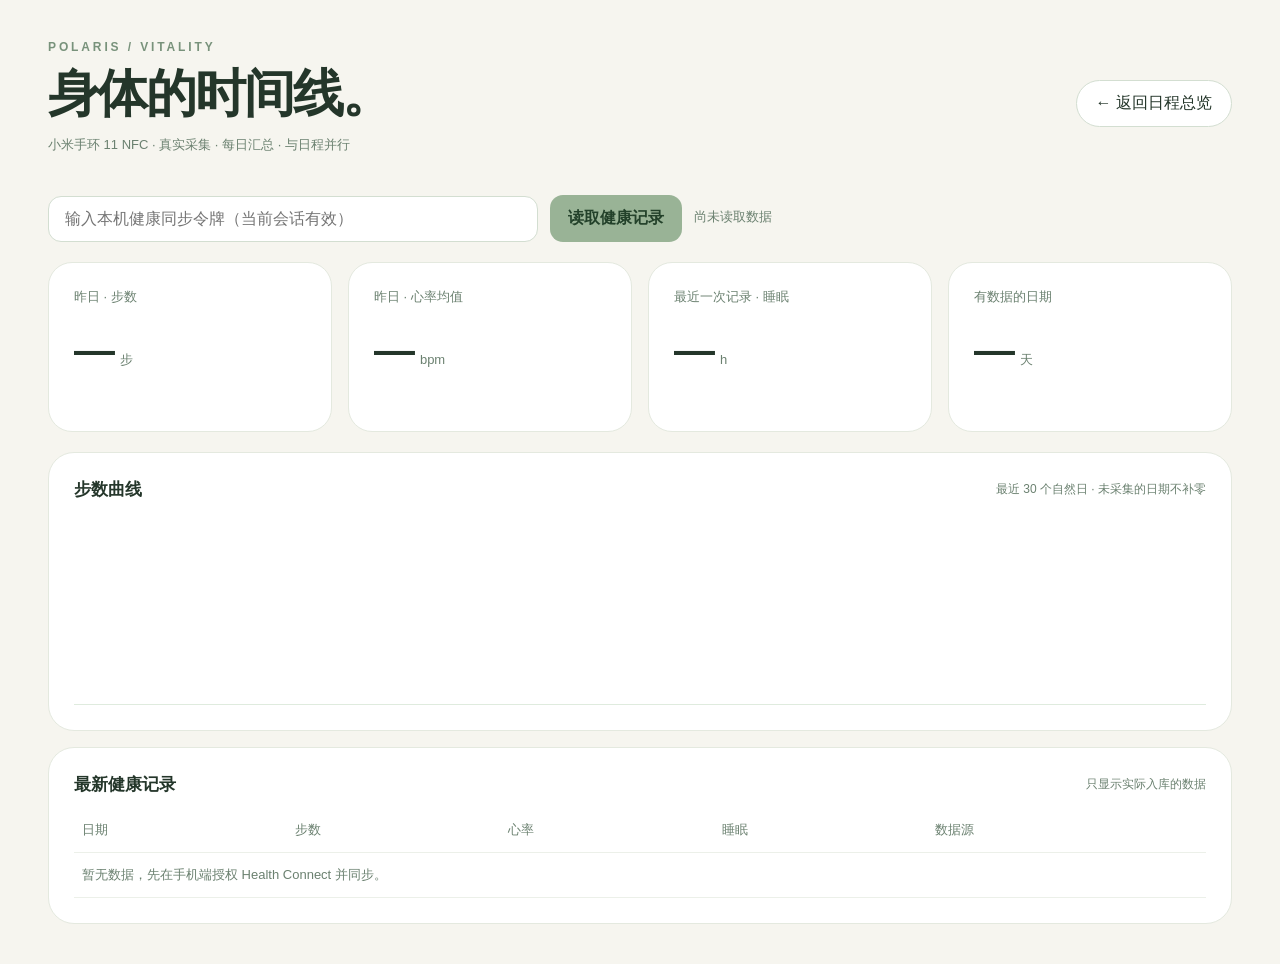
<file: mac-app/health.html>
<!doctype html>
<html lang="zh-CN">
<head>
  <meta charset="utf-8"><meta name="viewport" content="width=device-width,initial-scale=1">
  <title>Polaris · 健康全景</title>
  <style>
    :root{--sage:#99b396;--ink:#24362a;--muted:#6b8170;--paper:#f6f5ef;--white:#fff}
    *{box-sizing:border-box}body{margin:0;background:var(--paper);color:var(--ink);font-family:-apple-system,BlinkMacSystemFont,"PingFang SC",sans-serif}
    main{max-width:1320px;margin:0 auto;padding:40px 48px}header{display:flex;align-items:center;justify-content:space-between;gap:24px}
    .eyebrow{color:#78927b;letter-spacing:.24em;font-size:12px;font-weight:700}.title{font-size:clamp(30px,4vw,54px);margin:12px 0 14px;letter-spacing:-.04em;line-height:1.1}
    .sub{font-size:13px;color:var(--muted)}a{color:var(--ink);text-decoration:none}.back{border:1px solid #d3ded1;border-radius:999px;padding:12px 19px;background:#fff}
    .auth{display:flex;gap:12px;margin:28px 0 20px;align-items:center}.auth input{min-width:320px;max-width:490px;flex:1;border:1px solid #d3ded1;background:#fff;padding:13px 16px;border-radius:13px;font:inherit;color:var(--ink)}
    button{background:var(--sage);border:0;border-radius:13px;padding:13px 18px;font:inherit;color:#23412a;cursor:pointer;font-weight:650}
    .grid{display:grid;grid-template-columns:repeat(4,minmax(0,1fr));gap:16px;margin:20px 0}
    .card{border-radius:24px;background:var(--white);border:1px solid #e4e9df;padding:25px;min-height:170px}.card-label{font-size:13px;color:var(--muted);margin-bottom:22px}
    .metric{font-size:clamp(30px,3.2vw,50px);font-weight:650;line-height:1.1;letter-spacing:-.05em}
    .unit{font-size:13px;color:var(--muted);margin-left:7px}.panel{border-radius:26px;background:#fff;border:1px solid #e4e9df;padding:25px;margin-top:16px}
    .headrow{display:flex;justify-content:space-between;align-items:center;gap:20px}.headrow h2{font-size:17px;margin:0}.small{font-size:12px;color:var(--muted)}
    #trend{margin-top:16px;display:flex;align-items:flex-end;gap:8px;height:188px;border-bottom:1px solid #dfebde}
    .barbox{flex:1;min-width:4px;max-width:38px;height:100%;display:flex;align-items:flex-end}
    .bar{width:100%;background:#a5bda5;border-radius:9px 9px 2px 2px;min-height:2px;transition:height .4s}.bar.empty{background:#e8ede6;min-height:0}
    table{border-collapse:collapse;width:100%;font-size:13px}th,td{padding:13px 8px;border-bottom:1px solid #ecf0e9;text-align:left}th{color:var(--muted);font-weight:500}
    #state{min-height:22px;color:var(--muted);font-size:13px}.empty{color:var(--muted)}@media(max-width:850px){main{padding:22px}.grid{grid-template-columns:repeat(2,1fr)}.auth{flex-wrap:wrap}.auth input{min-width:100%;width:100%}header{align-items:flex-start}.card{padding:18px;min-height:145px}}
  </style>
</head>
<body><main>
  <header><div><div class="eyebrow">POLARIS / VITALITY</div><h1 class="title">身体的时间线。</h1>
  <p class="sub">小米手环 11 NFC · 真实采集 · 每日汇总 · 与日程并行</p></div>
  <a class="back" href="./index.html">← 返回日程总览</a></header>
  <div class="auth"><input id="token" type="password" placeholder="输入本机健康同步令牌（当前会话有效）" autocomplete="off">
    <button id="refresh">读取健康记录</button><span id="state" role="status" aria-live="polite">尚未读取数据</span></div>
  <section class="grid">
    <div class="card"><div class="card-label">昨日 · 步数</div><span class="metric" id="steps">—</span><span class="unit">步</span></div>
    <div class="card"><div class="card-label">昨日 · 心率均值</div><span class="metric" id="hr">—</span><span class="unit">bpm</span></div>
    <div class="card"><div class="card-label">最近一次记录 · 睡眠</div><span class="metric" id="sleep">—</span><span class="unit">h</span></div>
    <div class="card"><div class="card-label">有数据的日期</div><span class="metric" id="days">—</span><span class="unit">天</span></div>
  </section>
  <section class="panel"><div class="headrow"><h2>步数曲线</h2><span class="small">最近 30 个自然日 · 未采集的日期不补零</span></div><div id="trend"></div></section>
  <section class="panel"><div class="headrow"><h2>最新健康记录</h2><span class="small">只显示实际入库的数据</span></div>
    <div style="overflow-x:auto;margin-top:12px"><table><thead><tr><th>日期</th><th>步数</th><th>心率</th><th>睡眠</th><th>数据源</th></tr></thead><tbody id="rows"><tr><td colspan="5" class="empty">暂无数据，先在手机端授权 Health Connect 并同步。</td></tr></tbody></table></div>
  </section>
</main>
<script>
(function(){
  var $=id=>document.getElementById(id), state=$('state'), token=$('token');
  function text(id,val){$(id).textContent=val;}
  function fmt(v){return typeof v==='number'?v.toLocaleString('zh-CN'):'—';}
  async function refresh(){
    var secret=token.value;
    if(!secret){state.textContent='请输入健康同步令牌';return;}
    state.textContent='正在读取…';
    try{
      var response=await fetch('/api/health/daily?days=365',{headers:{Authorization:'Bearer '+secret},cache:'no-store'});
      if(!response.ok)throw Error(response.status===401?'令牌不正确':'服务 HTTP '+response.status);
      var data=await response.json(), list=(data.rows||[]).sort((a,b)=>a.date.localeCompare(b.date));
      var latest=list[list.length-1]||{}, recent=list.slice(-30);
      text('steps',fmt(latest.steps));text('hr',fmt(latest.avg_hr));
      text('sleep',typeof latest.sleep_minutes==='number'?(latest.sleep_minutes/60).toFixed(1):'—');
      text('days',list.length.toString());
      $('rows').replaceChildren();
      if(!list.length){var tr=document.createElement('tr'),td=document.createElement('td');td.colSpan=5;td.textContent='目前没有真实健康记录';tr.appendChild(td);$('rows').appendChild(tr);}
      list.slice(-14).reverse().forEach(function(row){
        var tr=document.createElement('tr');
        [row.date,fmt(row.steps),fmt(row.avg_hr),typeof row.sleep_minutes==='number'?(row.sleep_minutes/60).toFixed(1)+' h':'—',row.source||'—'].forEach(function(s){
          var td=document.createElement('td');td.textContent=s;tr.appendChild(td);
        });$('rows').appendChild(tr);
      });
      var byDate=new Map(recent.map(r=>[r.date,r])),max=Math.max(1,...recent.map(r=>r.steps||0));
      var end=new Date();end.setHours(12,0,0,0);var trend=$('trend');trend.replaceChildren();
      for(var i=29;i>=0;i--){
        var d=new Date(end);d.setDate(end.getDate()-i);
        var key=d.getFullYear()+'-'+String(d.getMonth()+1).padStart(2,'0')+'-'+String(d.getDate()).padStart(2,'0');
        var r=byDate.get(key),box=document.createElement('div'),bar=document.createElement('div');
        box.className='barbox';bar.className='bar'+(r&&typeof r.steps==='number'?'':' empty');
        bar.style.height=r&&typeof r.steps==='number'?Math.max(2,r.steps/max*96)+'%':'2px';
        bar.title=key+' · '+(r&&typeof r.steps==='number'?r.steps+' 步':'未采集');
        box.appendChild(bar);trend.appendChild(box);
      }
      state.textContent=list.length?'已读取 '+list.length+' 天记录':'没有健康记录';
    }catch(err){state.textContent='读取失败：'+err.message;}
  }
  $('refresh').addEventListener('click',refresh);
})();
</script></body></html>
</file>
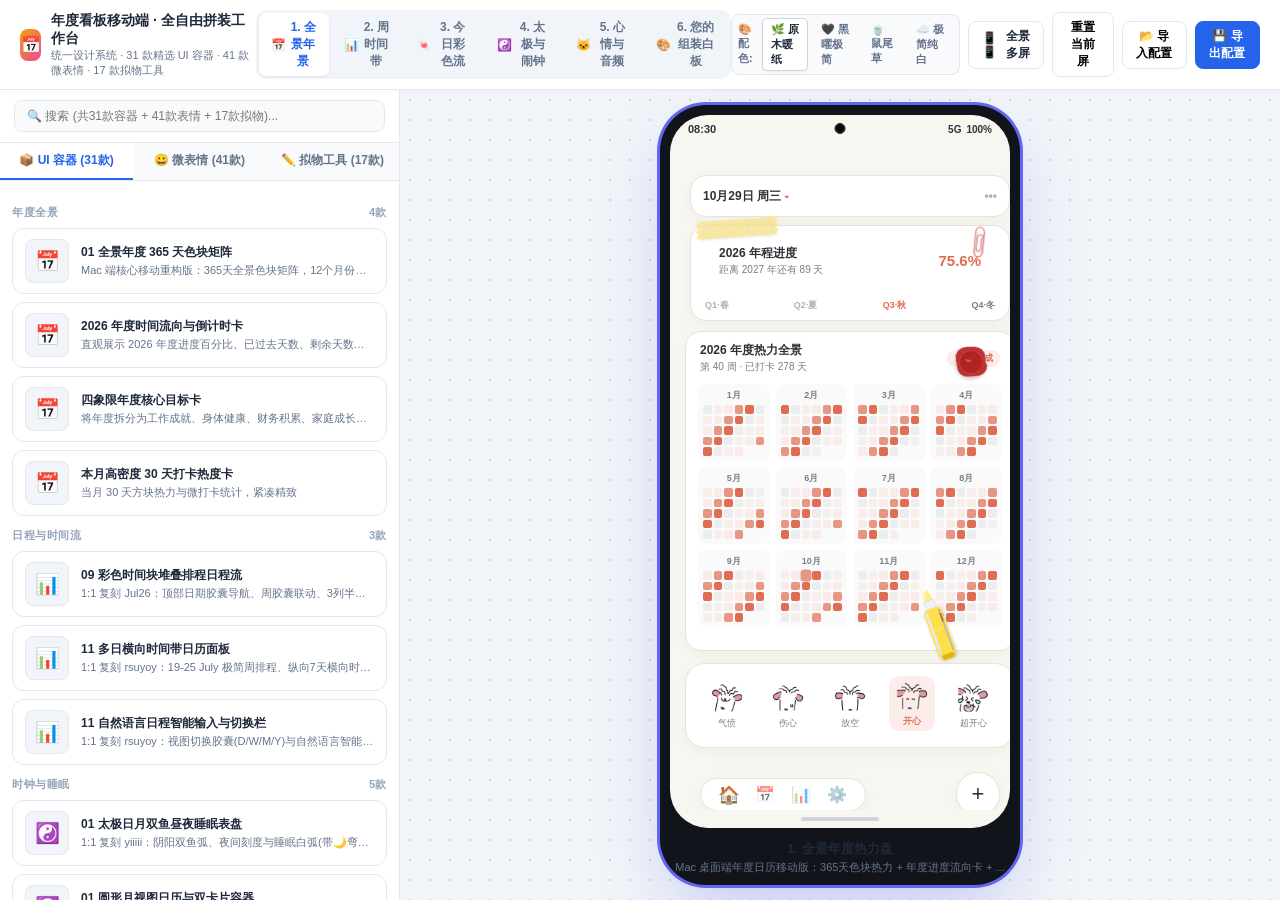
<file: mac-app/ui-composer-board.html>
<!DOCTYPE html>
<html lang="zh-CN">
<head>
  <meta charset="UTF-8">
  <meta name="viewport" content="width=device-width, initial-scale=1.0">
  <title>年度看板移动端 · 全自由多界面积木拼装工作台</title>
  <script src="./component-library.js"></script>
  <style>
    /* ========================================================
       全局统一设计系统 Design System & 主题变量
       ======================================================== */
    :root {
      /* 工作台外层中性色 */
      --bg-board: #f1f4f8;
      --bg-panel: #ffffff;
      --border-panel: #e2e8f0;
      --ink-base: #1e293b;
      --ink-sub: #64748b;
      --ink-mute: #94a3b8;
      --phone-w: 360px;
      --phone-h: 780px;
      --font-sans: -apple-system, BlinkMacSystemFont, "PingFang SC", "Segoe UI", Roboto, sans-serif;
    }

    /* 主题 1: 原木暖纸 Warm Paper (默认手账暖色) */
    .theme-warm {
      --theme-phone-bg: #f8f6f0;
      --theme-card-bg: #ffffff;
      --theme-card-border: #e8e3d8;
      --theme-card-shadow: 0 4px 14px rgba(60, 50, 40, 0.04);
      --theme-text-primary: #2d3339;
      --theme-text-secondary: #787f87;
      --theme-text-muted: #abb3bb;
      --theme-accent: #e06d53; /* 暖焦糖橙 */
      --theme-accent-soft: rgba(224, 109, 83, 0.12);
      --theme-accent-green: #6baf84; /* 鼠尾草绿 */
      --theme-accent-blue: #6cb4ee;
      --theme-accent-pink: #f5a8de;
      --theme-accent-yellow: #fde047;
      --theme-accent-orange: #fb923c;
      --theme-status-bar: #2d3339;
    }

    /* 主题 2: 黑曜深邃 Obsidian Dark (极简暗黑) */
    .theme-dark {
      --theme-phone-bg: #0b0d12;
      --theme-card-bg: #141720;
      --theme-card-border: #232938;
      --theme-card-shadow: 0 4px 16px rgba(0, 0, 0, 0.4);
      --theme-text-primary: #f8fafc;
      --theme-text-secondary: #94a3b8;
      --theme-text-muted: #64748b;
      --theme-accent: #f43f5e; /* 极简玫瑰红 */
      --theme-accent-soft: rgba(244, 63, 94, 0.18);
      --theme-accent-green: #34d399;
      --theme-accent-blue: #38bdf8;
      --theme-accent-pink: #f472b6;
      --theme-accent-yellow: #facc15;
      --theme-accent-orange: #fb923c;
      --theme-status-bar: #e2e8f0;
    }

    /* 主题 3: 鼠尾草绿 Sage Garden (治愈自然) */
    .theme-sage {
      --theme-phone-bg: #eef3ed;
      --theme-card-bg: #ffffff;
      --theme-card-border: #d4e0d3;
      --theme-card-shadow: 0 4px 12px rgba(40, 70, 45, 0.04);
      --theme-text-primary: #233526;
      --theme-text-secondary: #5e7462;
      --theme-text-muted: #8fa693;
      --theme-accent: #3d7945; /* 森林深绿 */
      --theme-accent-soft: rgba(61, 121, 69, 0.12);
      --theme-accent-green: #4ade80;
      --theme-accent-blue: #7dd3fc;
      --theme-accent-pink: #f9a8d4;
      --theme-accent-yellow: #fef08a;
      --theme-accent-orange: #fdba74;
      --theme-status-bar: #233526;
    }

    /* 主题 4: 极简纯白 Nordic Minimal (现代科技) */
    .theme-nordic {
      --theme-phone-bg: #f8fafc;
      --theme-card-bg: #ffffff;
      --theme-card-border: #e2e8f0;
      --theme-card-shadow: 0 2px 8px rgba(0, 0, 0, 0.03);
      --theme-text-primary: #0f172a;
      --theme-text-secondary: #64748b;
      --theme-text-muted: #94a3b8;
      --theme-accent: #2563eb; /* 皇家电光蓝 */
      --theme-accent-soft: rgba(37, 99, 235, 0.1);
      --theme-accent-green: #10b981;
      --theme-accent-blue: #0284c7;
      --theme-accent-pink: #ec4899;
      --theme-accent-yellow: #eab308;
      --theme-accent-orange: #f97316;
      --theme-status-bar: #0f172a;
    }

    * { box-sizing: border-box; margin: 0; padding: 0; }

    body {
      font-family: var(--font-sans);
      background-color: var(--bg-board);
      color: var(--ink-base);
      height: 100vh;
      display: flex;
      flex-direction: column;
      overflow: hidden;
      user-select: none;
    }

    /* 顶部导航控制条 */
    header {
      background: var(--bg-panel);
      border-bottom: 1px solid var(--border-panel);
      padding: 10px 20px;
      display: flex;
      align-items: center;
      justify-content: space-between;
      flex-shrink: 0;
      z-index: 100;
      box-shadow: 0 1px 4px rgba(0,0,0,0.03);
    }

    .brand {
      display: flex;
      align-items: center;
      gap: 10px;
    }

    .brand-icon {
      width: 32px;
      height: 32px;
      border-radius: 8px;
      background: linear-gradient(135deg, #f59e0b, #ec4899);
      display: flex;
      align-items: center;
      justify-content: center;
      color: white;
      font-weight: 900;
      font-size: 16px;
    }

    .brand-info h1 {
      font-size: 14px;
      font-weight: 700;
    }

    .brand-info p {
      font-size: 11px;
      color: var(--ink-sub);
    }

    /* 屏幕切换 Tabs */
    .screen-tabs {
      display: flex;
      background: #f1f5f9;
      padding: 3px;
      border-radius: 10px;
      gap: 3px;
    }

    .screen-tab-btn {
      padding: 6px 12px;
      border-radius: 7px;
      border: none;
      background: transparent;
      font-size: 12px;
      font-weight: 600;
      color: var(--ink-sub);
      cursor: pointer;
      transition: all 0.18s ease;
      display: flex;
      align-items: center;
      gap: 4px;
    }

    .screen-tab-btn:hover {
      color: var(--ink-base);
      background: rgba(255,255,255,0.6);
    }

    .screen-tab-btn.active {
      background: #ffffff;
      color: #2563eb;
      box-shadow: 0 1px 3px rgba(0,0,0,0.08);
    }

    /* 顶部操作快捷键 */
    .top-actions {
      display: flex;
      align-items: center;
      gap: 8px;
    }

    /* 主题切换药丸栏 */
    .theme-selector-group {
      display: flex;
      align-items: center;
      gap: 4px;
      background: #f8fafc;
      border: 1px solid var(--border-panel);
      padding: 3px 6px;
      border-radius: 8px;
      font-size: 11px;
      font-weight: 600;
      color: var(--ink-sub);
    }

    .theme-chip {
      padding: 3px 8px;
      border-radius: 5px;
      cursor: pointer;
      transition: all 0.15s ease;
      border: 1px solid transparent;
    }

    .theme-chip.active {
      background: #ffffff;
      color: var(--ink-base);
      border-color: #cbd5e1;
      box-shadow: 0 1px 2px rgba(0,0,0,0.05);
    }

    .mode-switch-btn {
      padding: 6px 12px;
      font-size: 12px;
      font-weight: 600;
      border-radius: 8px;
      border: 1px solid var(--border-panel);
      background: #ffffff;
      color: var(--ink-base);
      cursor: pointer;
      display: flex;
      align-items: center;
      gap: 6px;
    }

    .mode-switch-btn.active {
      background: var(--ink-base);
      color: #ffffff;
      border-color: var(--ink-base);
    }

    .btn-action {
      padding: 6px 12px;
      font-size: 12px;
      font-weight: 600;
      border-radius: 8px;
      border: 1px solid var(--border-panel);
      background: #ffffff;
      cursor: pointer;
    }

    .btn-action.primary {
      background: #2563eb;
      color: white;
      border-color: #2563eb;
    }

    /* 工作台主体 */
    .workbench {
      display: flex;
      flex: 1;
      overflow: hidden;
      position: relative;
    }

    /* 左侧资产面板 */
    .sidebar-left {
      width: 400px;
      background: var(--bg-panel);
      border-right: 1px solid var(--border-panel);
      display: flex;
      flex-direction: column;
      flex-shrink: 0;
      z-index: 40;
    }

    .sidebar-search {
      padding: 10px 14px;
      border-bottom: 1px solid var(--border-panel);
    }

    .sidebar-search input {
      width: 100%;
      padding: 8px 12px;
      border: 1px solid var(--border-panel);
      border-radius: 8px;
      font-size: 12px;
      outline: none;
      background: #f8fafc;
    }

    .asset-nav-tabs {
      display: flex;
      border-bottom: 1px solid var(--border-panel);
      background: #f8fafc;
    }

    .asset-tab {
      flex: 1;
      text-align: center;
      padding: 9px 0;
      font-size: 12px;
      font-weight: 600;
      color: var(--ink-sub);
      cursor: pointer;
      border-bottom: 2px solid transparent;
      transition: all 0.15s ease;
    }

    .asset-tab.active {
      color: #2563eb;
      border-bottom-color: #2563eb;
      background: #ffffff;
    }

    .asset-scroll-view {
      flex: 1;
      overflow-y: auto;
      padding: 12px;
    }

    .asset-section-title {
      font-size: 11px;
      font-weight: 700;
      text-transform: uppercase;
      letter-spacing: 0.5px;
      color: var(--ink-mute);
      margin: 12px 0 8px;
      display: flex;
      justify-content: space-between;
    }

    /* 容器积木卡片列表项 */
    .container-card-item {
      background: #ffffff;
      border: 1px solid var(--border-panel);
      border-radius: 12px;
      padding: 10px 12px;
      margin-bottom: 8px;
      cursor: grab;
      transition: all 0.18s ease;
      display: flex;
      align-items: center;
      gap: 12px;
    }

    .container-card-item:hover {
      border-color: #2563eb;
      box-shadow: 0 4px 12px rgba(37,99,235,0.1);
      transform: translateY(-1px);
    }

    .container-card-item:active {
      cursor: grabbing;
    }

    .container-preview-badge {
      width: 44px;
      height: 44px;
      background: #f1f5f9;
      border-radius: 8px;
      display: flex;
      align-items: center;
      justify-content: center;
      font-size: 20px;
      flex-shrink: 0;
      border: 1px solid #e2e8f0;
    }

    .container-info-texts {
      flex: 1;
      min-width: 0;
    }

    .container-info-name {
      font-size: 12px;
      font-weight: 700;
      color: var(--ink-base);
      white-space: nowrap;
      overflow: hidden;
      text-overflow: ellipsis;
    }

    .container-info-desc {
      font-size: 11px;
      color: var(--ink-sub);
      margin-top: 2px;
      line-height: 1.3;
      white-space: nowrap;
      overflow: hidden;
      text-overflow: ellipsis;
    }

    /* 微表情网格列表 */
    .emoji-grid-list {
      display: grid;
      grid-template-columns: repeat(4, 1fr);
      gap: 8px;
      margin-bottom: 12px;
    }

    .emoji-tile {
      background: #f8fafc;
      border: 1px solid var(--border-panel);
      border-radius: 8px;
      padding: 6px 4px;
      display: flex;
      flex-direction: column;
      align-items: center;
      justify-content: center;
      cursor: grab;
      transition: all 0.15s ease;
    }

    .emoji-tile:hover {
      border-color: #f43f5e;
      background: #fff;
      box-shadow: 0 3px 8px rgba(244,63,94,0.15);
      transform: scale(1.05);
    }

    .emoji-tile:active {
      cursor: grabbing;
    }

    .emoji-tile img {
      width: 44px;
      height: 44px;
      object-fit: contain;
      filter: drop-shadow(0 2px 4px rgba(0,0,0,0.06));
    }

    .emoji-tile span {
      font-size: 10px;
      color: var(--ink-sub);
      margin-top: 4px;
      text-align: center;
      white-space: nowrap;
      overflow: hidden;
      text-overflow: ellipsis;
      max-width: 65px;
    }

    /* 中央自由画布舞台 */
    .stage-center {
      flex: 1;
      display: flex;
      align-items: center;
      justify-content: center;
      overflow: auto;
      position: relative;
      background: radial-gradient(#cbd5e1 1px, transparent 1px);
      background-size: 20px 20px;
      padding: 40px;
    }

    /* 多屏并排全景视图 */
    .multi-screens-track {
      display: flex;
      gap: 36px;
      align-items: flex-start;
      transition: all 0.3s cubic-bezier(0.16, 1, 0.3, 1);
    }

    /* 单屏手机机身模型 */
    .phone-mockup {
      width: var(--phone-w);
      height: var(--phone-h);
      background: #11141a;
      border-radius: 46px;
      padding: 10px;
      box-shadow: 0 25px 60px -15px rgba(0,0,0,0.25), 0 0 0 1px rgba(0,0,0,0.1);
      position: relative;
      display: flex;
      flex-direction: column;
      flex-shrink: 0;
      transition: transform 0.25s ease, box-shadow 0.25s ease;
    }

    .phone-mockup.focused {
      box-shadow: 0 0 0 3px #6366f1, 0 30px 70px -15px rgba(99,102,241,0.35);
    }

    .phone-screen-glass {
      width: 100%;
      height: 100%;
      border-radius: 38px;
      background: var(--theme-phone-bg);
      position: relative;
      overflow: hidden;
      display: flex;
      flex-direction: column;
      transition: background 0.3s ease;
    }

    /* 顶部安卓状态栏与中置微孔前摄 */
    .android-status-bar {
      height: 28px;
      padding: 0 18px;
      display: flex;
      align-items: center;
      justify-content: space-between;
      font-size: 11px;
      font-weight: 700;
      color: var(--theme-status-bar);
      position: relative;
      z-index: 1000;
      pointer-events: none;
    }

    .punch-hole-camera {
      position: absolute;
      top: 8px;
      left: 50%;
      transform: translateX(-50%);
      width: 11px;
      height: 11px;
      background: #000000;
      border-radius: 50%;
      border: 1px solid #222;
      box-shadow: inset 0 0 2px rgba(255,255,255,0.4);
    }

    .status-icons {
      display: flex;
      gap: 5px;
      font-size: 10px;
    }

    /* 自由摆放画布 */
    .freeform-canvas {
      flex: 1;
      position: relative;
      overflow: hidden;
    }

    /* 自由拖拽积木节点 */
    .free-block-node {
      position: absolute;
      cursor: move;
      touch-action: none;
      transition: box-shadow 0.15s ease;
    }

    .free-block-node.selected {
      outline: 2px solid var(--theme-accent);
      outline-offset: 2px;
      box-shadow: 0 8px 24px rgba(0,0,0,0.15);
      z-index: 9999 !important;
    }

    /* 悬浮操作工具条 */
    .node-tools-overlay {
      position: absolute;
      top: -34px;
      left: 50%;
      transform: translateX(-50%);
      background: #1e293b;
      color: #fff;
      border-radius: 6px;
      padding: 3px 8px;
      display: none;
      gap: 6px;
      font-size: 11px;
      white-space: nowrap;
      box-shadow: 0 4px 10px rgba(0,0,0,0.25);
      z-index: 10000;
      pointer-events: auto;
    }

    .free-block-node.selected .node-tools-overlay {
      display: flex;
    }

    .node-tool-btn {
      background: transparent;
      border: none;
      color: #fff;
      cursor: pointer;
      padding: 1px 4px;
      font-size: 11px;
      border-radius: 3px;
    }

    .node-tool-btn:hover {
      background: rgba(255,255,255,0.2);
    }

    /* 底部手势条 */
    .android-nav-bar {
      height: 18px;
      display: flex;
      align-items: center;
      justify-content: center;
      z-index: 1000;
      pointer-events: none;
    }

    .nav-gesture-pill {
      width: 78px;
      height: 4px;
      background: var(--theme-text-muted);
      border-radius: 2px;
      opacity: 0.5;
    }

    .phone-meta-tag {
      text-align: center;
      margin-top: 12px;
    }

    .phone-meta-tag h3 {
      font-size: 13px;
      font-weight: 700;
      color: var(--ink-base);
    }

    .phone-meta-tag p {
      font-size: 11px;
      color: var(--ink-sub);
      margin-top: 2px;
    }

    /* ========================================================
       所有 22 款 UI 容器统一定义 (响应全局 CSS 主题变量)
       ======================================================== */
    .live-ui-card {
      width: 100%;
      height: 100%;
      background: var(--theme-card-bg);
      border: 1px solid var(--theme-card-border);
      border-radius: 16px;
      box-shadow: var(--theme-card-shadow);
      color: var(--theme-text-primary);
      overflow: hidden;
      transition: background 0.3s ease, border-color 0.3s ease, color 0.3s ease;
    }

    /* 统一卡片头部规范 */
    .card-unified-header {
      display: flex;
      justify-content: space-between;
      align-items: center;
      padding: 10px 14px 6px;
    }

    .card-title-group {
      display: flex;
      flex-direction: column;
    }

    .card-main-title {
      font-size: 12px;
      font-weight: 800;
      color: var(--theme-text-primary);
    }

    .card-sub-title {
      font-size: 10px;
      color: var(--theme-text-secondary);
      margin-top: 1px;
    }

    .theme-badge-pill {
      font-size: 9px;
      font-weight: 700;
      background: var(--theme-accent-soft);
      color: var(--theme-accent);
      padding: 2px 7px;
      border-radius: 8px;
    }

    /* 1. 年度热力全景 */
    .ui-year-mosaic-container {
      padding-bottom: 10px;
    }

    .year-mosaic-months-grid {
      display: grid;
      grid-template-columns: repeat(4, 1fr);
      gap: 6px;
      padding: 4px 12px 10px;
    }

    .month-col {
      background: rgba(0,0,0,0.02);
      border-radius: 8px;
      padding: 5px;
    }

    .m-label {
      font-size: 9px;
      font-weight: 700;
      color: var(--theme-text-secondary);
      display: block;
      margin-bottom: 3px;
      text-align: center;
    }

    .m-cells {
      display: grid;
      grid-template-columns: repeat(6, 1fr);
      gap: 2px;
    }

    .heat-c {
      width: 100%;
      padding-bottom: 100%;
      border-radius: 2px;
      background: rgba(150, 160, 175, 0.15);
    }

    .heat-c.lvl-1 { background: var(--theme-accent-soft); opacity: 0.6; }
    .heat-c.lvl-2 { background: var(--theme-accent-soft); opacity: 0.9; }
    .heat-c.lvl-3 { background: var(--theme-accent); opacity: 0.7; }
    .heat-c.lvl-4 { background: var(--theme-accent); opacity: 1; }
    .heat-c.today-glow {
      box-shadow: 0 0 0 1.5px var(--theme-accent);
      background: var(--theme-accent) !important;
    }

    /* 2. 年度流向与进度条 */
    .ui-year-progress-box {
      padding: 10px 14px;
      display: flex;
      flex-direction: column;
      justify-content: center;
    }

    .progress-percent-val {
      font-size: 15px;
      font-weight: 900;
      color: var(--theme-accent);
      font-variant-numeric: tabular-nums;
    }

    .unified-progress-bar-outer {
      width: 100%;
      height: 7px;
      background: rgba(150, 160, 175, 0.18);
      border-radius: 4px;
      margin: 8px 0;
      overflow: hidden;
    }

    .unified-progress-fill {
      height: 100%;
      background: var(--theme-accent);
      border-radius: 4px;
      transition: width 0.3s ease;
    }

    .quarters-indicator-row {
      display: flex;
      justify-content: space-between;
      font-size: 9px;
      color: var(--theme-text-secondary);
      font-weight: 600;
    }

    .q-node.passed { color: var(--theme-text-muted); }
    .q-node.active { color: var(--theme-accent); font-weight: 800; }

    /* 3. 四大战略象限 */
    .ui-quadrant-box {
      padding: 8px 12px;
    }

    .quadrant-grid {
      display: grid;
      grid-template-columns: repeat(2, 1fr);
      gap: 6px;
      margin-top: 6px;
    }

    .quad-item {
      background: rgba(150, 160, 175, 0.06);
      border-radius: 8px;
      padding: 6px 8px;
    }

    .q-tag { font-size: 10px; font-weight: 800; }
    .q-text { font-size: 10px; color: var(--theme-text-secondary); margin: 2px 0; outline: none; }
    .q-stat { font-size: 9px; font-weight: 700; color: var(--theme-accent); }

    /* 4. 当月高密度打卡 */
    .ui-month-heatmap-box { padding: 8px 12px; }
    .month-dots-matrix {
      display: grid;
      grid-template-columns: repeat(7, 1fr);
      gap: 4px;
      margin-top: 6px;
    }
    .month-dot-cell {
      height: 24px;
      border-radius: 6px;
      background: rgba(150, 160, 175, 0.1);
      display: flex;
      align-items: center;
      justify-content: center;
      font-size: 9px;
      color: var(--theme-text-muted);
    }
    .month-dot-cell.filled {
      background: var(--theme-accent-soft);
      color: var(--theme-accent);
      font-weight: 700;
    }
    .month-dot-cell.active-today {
      background: var(--theme-accent);
      color: #fff;
      font-weight: 800;
    }

    /* 5. 02 环形日程时钟 */
    .ui-02-dial-container {
      position: relative;
      display: flex;
      align-items: center;
      justify-content: center;
      padding: 10px;
    }

    .dial-clock-outer {
      width: 250px;
      height: 250px;
      position: relative;
    }

    .dial-arc-svg {
      width: 100%;
      height: 100%;
      transform: rotate(-90deg);
    }

    .dial-face-inner {
      position: absolute;
      top: 36px;
      left: 36px;
      width: 178px;
      height: 178px;
      border-radius: 50%;
      background: var(--theme-card-bg);
      border: 1.5px dashed var(--theme-card-border);
      display: flex;
      align-items: center;
      justify-content: center;
    }

    .clock-numbers .num {
      position: absolute;
      font-size: 12px;
      font-weight: 800;
      color: var(--theme-text-secondary);
    }

    .n12 { top: 6px; left: 50%; transform: translateX(-50%); }
    .n3  { right: 8px; top: 50%; transform: translateY(-50%); }
    .n6  { bottom: 6px; left: 50%; transform: translateX(-50%); }
    .n9  { left: 8px; top: 50%; transform: translateY(-50%); }

    .dial-center-dot {
      width: 9px;
      height: 9px;
      border-radius: 50%;
      background: var(--theme-accent);
      position: absolute;
      z-index: 10;
    }

    .hand {
      position: absolute;
      bottom: 50%;
      left: 50%;
      transform-origin: bottom center;
      border-radius: 4px;
    }

    .hour-hand { width: 4px; height: 42px; background: var(--theme-text-primary); margin-left: -2px; }
    .min-hand  { width: 2.5px; height: 60px; background: var(--theme-text-secondary); margin-left: -1.25px; }
    .sec-hand  { width: 1.5px; height: 68px; background: var(--theme-accent); margin-left: -0.75px; }

    .badge-tag {
      position: absolute;
      padding: 3px 8px;
      border-radius: 12px;
      font-size: 10px;
      font-weight: 800;
      box-shadow: 0 2px 5px rgba(0,0,0,0.08);
    }

    .lunch-tag { top: 12px; right: 40px; background: var(--theme-accent-pink); color: #701a75; }
    .beach-tag { bottom: 6px; left: 50%; transform: translateX(-50%); background: var(--theme-accent-yellow); color: #713f12; }
    .dinner-tag { bottom: 45px; left: 10px; background: var(--theme-accent-orange); color: #831843; }
    .anne-tag { top: 45%; left: 0px; background: var(--theme-accent-blue); color: #0369a1; }
    .heart-pin { top: 55%; right: 10px; font-size: 18px; }

    /* 6. 04 极简时钟卡片 */
    .ui-04-clock-card {
      padding: 16px;
      display: flex;
      flex-direction: column;
      align-items: center;
      justify-content: center;
      text-align: center;
    }

    .clock-date-sub {
      font-size: 11px;
      color: var(--theme-text-secondary);
      font-weight: 700;
    }

    .clock-huge-time {
      font-size: 54px;
      font-weight: 900;
      letter-spacing: -2px;
      line-height: 1.1;
      margin: 4px 0;
      color: var(--theme-text-primary);
      font-variant-numeric: tabular-nums;
    }

    .clock-huge-time .colon {
      animation: blink 1s infinite;
      color: var(--theme-accent);
    }

    @keyframes blink { 50% { opacity: 0.2; } }

    .alarm-tag {
      font-size: 11px;
      color: var(--theme-accent);
      font-weight: 800;
      margin-top: 2px;
    }

    /* 7. Notion 垂直日程时间轴 */
    .ui-notion-timeline-card { padding: 6px 12px; }
    .timeline-slot-list { margin-top: 6px; display: flex; flex-direction: column; gap: 6px; }
    .time-row { display: flex; align-items: center; gap: 10px; }
    .t-hour { font-size: 10px; font-weight: 700; color: var(--theme-text-muted); width: 36px; }
    .t-block {
      flex: 1;
      padding: 5px 10px;
      border-radius: 6px;
      font-size: 11px;
      font-weight: 600;
      outline: none;
    }
    .green-block { background: var(--theme-accent-soft); color: var(--theme-accent); }
    .blue-block  { background: rgba(56, 189, 248, 0.12); color: #0284c7; }
    .orange-block{ background: rgba(251, 146, 60, 0.12); color: #c2410c; }
    .empty-slot  { border: 1px dashed var(--theme-card-border); color: var(--theme-text-muted); font-size: 10px; }

    /* 8. ADHD 专注计时 */
    .ui-adhd-focus-card {
      padding: 14px;
      display: flex;
      flex-direction: column;
      align-items: center;
      justify-content: center;
      text-align: center;
    }
    .focus-timer-num {
      font-size: 44px;
      font-weight: 900;
      color: var(--theme-accent);
      font-variant-numeric: tabular-nums;
    }
    .focus-session-tag { font-size: 11px; font-weight: 800; margin: 4px 0; }
    .focus-quote-text {
      font-size: 11px;
      color: var(--theme-text-secondary);
      line-height: 1.4;
      max-width: 240px;
      margin: 4px 0 8px;
      outline: none;
    }
    .focus-mini-tools { display: flex; gap: 8px; font-size: 14px; }

    /* 9. 胶囊双时钟横条 */
    .ui-strip-clock-card {
      display: flex;
      align-items: center;
      justify-content: space-around;
      padding: 8px 12px;
    }
    .city-name { font-size: 10px; color: var(--theme-text-secondary); font-weight: 700; margin-right: 6px; }
    .clock-time-val { font-size: 14px; font-weight: 800; font-family: monospace; }
    .strip-divider { width: 1px; height: 18px; background: var(--theme-card-border); }

    /* 10. April 2026 表情日历卡片 */
    .ui-april-cal-box { padding: 12px 14px; }
    .april-header-title { font-size: 14px; font-weight: 900; text-align: center; margin-bottom: 6px; }
    .april-week-head {
      display: grid;
      grid-template-columns: repeat(7, 1fr);
      text-align: center;
      font-size: 9px;
      font-weight: 700;
      color: var(--theme-text-secondary);
      margin-bottom: 6px;
    }
    .april-days-grid {
      display: grid;
      grid-template-columns: repeat(7, 1fr);
      gap: 5px;
      text-align: center;
    }
    .c-cell {
      height: 32px;
      border-radius: 50%;
      background: rgba(150, 160, 175, 0.08);
      display: flex;
      flex-direction: column;
      align-items: center;
      justify-content: center;
      position: relative;
    }
    .c-cell.empty { background: transparent; }
    .c-cell.emoji-fill {
      background: var(--theme-card-bg);
      border: 1px solid var(--theme-card-border);
      box-shadow: 0 1px 4px rgba(0,0,0,0.06);
    }
    .c-cell.emoji-fill img {
      width: 22px;
      height: 22px;
      object-fit: contain;
    }
    .c-cell .d-n { font-size: 8px; color: var(--theme-text-muted); margin-top: 1px; }

    /* 11. 复古手机卡片 */
    .ui-retro-phone-card {
      background: rgba(150, 160, 175, 0.12);
      border: 1.5px solid var(--theme-card-border);
      border-radius: 24px;
      padding: 12px;
    }
    .phone-speaker-bar {
      width: 42px; height: 3px; background: var(--theme-text-muted); border-radius: 2px; margin: 0 auto 6px;
    }
    .phone-brand-title {
      font-size: 10px; font-weight: 900; color: var(--theme-text-secondary); text-align: center; letter-spacing: 1.2px; margin-bottom: 6px;
    }
    .phone-lcd-screen {
      background: rgba(110, 170, 80, 0.18);
      border: 1px solid var(--theme-accent-green);
      border-radius: 8px;
      padding: 6px 8px;
      color: var(--theme-text-primary);
      font-family: monospace;
    }
    .lcd-header { display: flex; justify-content: space-between; font-size: 9px; opacity: 0.8; }
    .lcd-body { font-size: 11px; line-height: 1.3; min-height: 50px; margin: 4px 0; outline: none; }
    .lcd-footer { display: flex; justify-content: space-between; font-size: 8px; opacity: 0.7; }
    .phone-keypad-mini { margin-top: 8px; }
    .nav-keys { display: flex; justify-content: space-around; margin-bottom: 4px; }
    .nav-keys span {
      background: var(--theme-card-bg);
      border: 1px solid var(--theme-card-border);
      font-size: 9px; padding: 2px 10px; border-radius: 4px;
    }
    .num-grid { display: grid; grid-template-columns: repeat(3, 1fr); gap: 3px; }
    .num-grid span {
      background: var(--theme-card-bg);
      border: 1px solid var(--theme-card-border);
      font-size: 9px; font-weight: 700; text-align: center; padding: 3px 0; border-radius: 4px;
    }

    /* 12. 情绪轮盘底座 */
    .ui-mood-wheel-box { padding: 10px; position: relative; }
    .wheel-track-arc { display: flex; align-items: center; justify-content: space-around; padding-top: 8px; }
    .wheel-emoji-node {
      width: 44px; height: 44px; cursor: pointer; transition: all 0.2s cubic-bezier(0.34, 1.56, 0.64, 1);
    }
    .wheel-emoji-node img { width: 100%; height: 100%; object-fit: contain; }
    .wheel-emoji-node:hover, .wheel-emoji-node.active {
      transform: translateY(-6px) scale(1.22);
      filter: drop-shadow(0 4px 10px rgba(0,0,0,0.15));
    }
    .wheel-controls {
      display: flex; align-items: center; justify-content: space-between; margin-top: 10px; padding: 0 8px;
    }
    .wheel-center-plus-btn {
      width: 42px; height: 42px; border-radius: 50%; background: var(--theme-text-primary); color: var(--theme-card-bg);
      border: none; font-size: 22px; cursor: pointer; display: flex; align-items: center; justify-content: center;
      box-shadow: 0 4px 10px rgba(0,0,0,0.12);
    }
    .wheel-side-btn {
      background: rgba(150, 160, 175, 0.1); border: 1px solid var(--theme-card-border); border-radius: 8px;
      padding: 5px 8px; font-size: 13px; cursor: pointer; color: var(--theme-text-primary);
    }

    /* 13. 萌宠胶囊栏 */
    .ui-capsule-mood-dock {
      border-radius: 20px; padding: 6px 10px; display: flex; justify-content: space-around; align-items: center;
    }
    .capsule-item {
      display: flex; flex-direction: column; align-items: center; cursor: pointer; padding: 3px 6px; border-radius: 10px;
      transition: all 0.15s ease;
    }
    .capsule-item:hover, .capsule-item.active { background: var(--theme-accent-soft); transform: translateY(-2px); }
    .capsule-item.active span { color: var(--theme-accent); font-weight: 800; }
    .capsule-item img { width: 34px; height: 34px; object-fit: contain; }
    .capsule-item span { font-size: 9px; color: var(--theme-text-secondary); margin-top: 2px; }

    /* 14. Spring 锯齿手账卡 */
    .ui-spring-card { padding: 12px 14px; position: relative; }
    .spring-card-header { display: flex; align-items: baseline; gap: 6px; }
    .title-en { font-size: 14px; font-weight: 900; letter-spacing: 1px; }
    .title-cn { font-size: 11px; color: var(--theme-text-secondary); font-weight: 600; }
    .spring-stamp {
      margin-left: auto; font-size: 9px; border: 1px solid var(--theme-accent); color: var(--theme-accent);
      border-radius: 50%; padding: 2px 5px;
    }
    .spring-card-body { font-size: 11px; line-height: 1.4; color: var(--theme-text-secondary); margin: 6px 0 10px; outline: none; }
    .spring-band-buckle { display: flex; align-items: center; gap: 4px; }
    .band-stripe { flex: 1; height: 3px; background: var(--theme-accent-green); border-radius: 2px; opacity: 0.6; }
    .metal-tag {
      background: var(--theme-card-bg); border: 1px solid var(--theme-card-border); font-size: 9px; font-weight: 800;
      padding: 1px 6px; border-radius: 4px;
    }

    /* 15. 气泡心情纸片卡 */
    .ui-bubble-journal-box { display: flex; align-items: center; gap: 12px; padding: 10px 14px; }
    .journal-emoji-avatar { width: 44px; height: 44px; flex-shrink: 0; }
    .journal-emoji-avatar img { width: 100%; height: 100%; object-fit: contain; }
    .journal-content-right { flex: 1; min-width: 0; }
    .journal-meta-row { display: flex; justify-content: space-between; font-size: 9px; color: var(--theme-text-muted); font-weight: 600; }
    .journal-note-body { font-size: 11px; color: var(--theme-text-secondary); margin-top: 3px; line-height: 1.3; outline: none; }

    /* 16. 优先级 Todo 清单 */
    .ui-todo-list-box { padding: 10px 14px; }
    .todo-items-list { margin-top: 6px; display: flex; flex-direction: column; gap: 6px; }
    .todo-row {
      display: flex; align-items: center; gap: 8px; padding: 4px 6px; border-radius: 6px; cursor: pointer;
    }
    .todo-row:hover { background: rgba(0,0,0,0.02); }
    .todo-check-circle {
      width: 16px; height: 16px; border-radius: 50%; border: 1.5px solid var(--theme-card-border);
      display: flex; align-items: center; justify-content: center; font-size: 10px; font-weight: 900;
      color: var(--theme-accent);
    }
    .todo-row.done .todo-check-circle { border-color: var(--theme-accent); background: var(--theme-accent-soft); }
    .todo-row.done .todo-text { text-decoration: line-through; opacity: 0.5; }
    .todo-p-tag { font-size: 9px; font-weight: 800; padding: 1px 4px; border-radius: 4px; }
    .p0 { background: rgba(244,63,94,0.12); color: #f43f5e; }
    .p1 { background: rgba(251,146,60,0.12); color: #ea580c; }
    .p2 { background: rgba(56,189,248,0.12); color: #0284c7; }
    .todo-text { font-size: 11px; font-weight: 600; flex: 1; }

    /* 17. 今日最重要的三件事 */
    .ui-three-things-box { padding: 10px 14px; }
    .three-things-title { font-size: 11px; font-weight: 800; color: var(--theme-accent); margin-bottom: 6px; }
    .thing-slot {
      padding: 4px 8px; background: rgba(150, 160, 175, 0.08); border-radius: 6px; font-size: 11px;
      margin-bottom: 4px; outline: none;
    }

    /* 18. AnyLog 双列卡片组 */
    .ui-anylog-grid-box { display: grid; grid-template-columns: repeat(2, 1fr); gap: 8px; padding: 8px; }
    .anylog-col-card {
      background: rgba(150, 160, 175, 0.06); border-radius: 10px; padding: 8px; display: flex; flex-direction: column;
    }
    .anylog-head { font-size: 10px; display: flex; align-items: center; gap: 4px; }
    .anylog-cnt { font-size: 18px; font-weight: 900; color: var(--theme-accent); margin: 4px 0; }
    .anylog-foot {
      display: flex; justify-content: space-between; align-items: center; font-size: 9px; color: var(--theme-text-muted); margin-top: auto;
    }
    .mini-plus-btn {
      width: 18px; height: 18px; border-radius: 50%; background: var(--theme-card-bg); border: 1px solid var(--theme-card-border);
      font-size: 12px; cursor: pointer; display: flex; align-items: center; justify-content: center;
    }

    /* 19. 分类切换药丸 */
    .ui-category-pills-bar {
      display: flex; align-items: center; gap: 6px; padding: 6px 10px; overflow-x: auto;
    }
    .cat-pill {
      font-size: 10px; font-weight: 700; padding: 4px 10px; border-radius: 12px; background: rgba(150, 160, 175, 0.08);
      white-space: nowrap; cursor: pointer; color: var(--theme-text-secondary);
    }
    .cat-pill.active { background: var(--theme-text-primary); color: var(--theme-card-bg); }

    /* 20. 倒计时圆角卡片 */
    .ui-04-countdown-box { display: flex; align-items: center; gap: 12px; padding: 10px 14px; }
    .countdown-icon-badge {
      font-size: 22px; width: 40px; height: 40px; background: rgba(150, 160, 175, 0.1); border-radius: 10px;
      display: flex; align-items: center; justify-content: center; flex-shrink: 0;
    }
    .countdown-days { font-size: 12px; font-weight: 800; }
    .countdown-event { font-size: 11px; color: var(--theme-text-secondary); outline: none; margin-top: 1px; }

    /* 21. 顶部日期切换条 */
    .ui-02-top-bar { display: flex; justify-content: space-between; align-items: center; padding: 8px 12px; font-size: 12px; font-weight: 700; }
    .date-dropdown .arrow { font-size: 10px; color: var(--theme-accent); }
    .more-dots { color: var(--theme-text-muted); cursor: pointer; }

    /* 22. 顶部天气信息行 */
    .ui-04-header-bar {
      display: flex; justify-content: space-between; align-items: center; padding: 6px 12px; font-size: 11px;
      font-weight: 700; color: var(--theme-text-secondary);
    }

    /* 23. AnyLog 底部胶囊 Dock 导航 */
    .ui-anylog-dock-container {
      display: flex; align-items: center; justify-content: space-between; padding: 6px 10px; background: transparent; border: none; box-shadow: none;
    }
    .dock-pill-bar {
      display: flex; align-items: center; gap: 16px; background: var(--theme-card-bg); border: 1px solid var(--theme-card-border);
      border-radius: 24px; padding: 6px 18px; box-shadow: var(--theme-card-shadow);
    }
    .dock-btn { background: none; border: none; font-size: 16px; cursor: pointer; opacity: 0.6; }
    .dock-btn.active { opacity: 1; transform: scale(1.1); }
    .dock-fab-plus {
      width: 44px; height: 44px; border-radius: 50%; background: var(--theme-card-bg); border: 1px solid var(--theme-card-border);
      font-size: 22px; cursor: pointer; display: flex; align-items: center; justify-content: center; box-shadow: var(--theme-card-shadow);
      color: var(--theme-text-primary);
    }

    /* 24. 文具工具托盘 */
    .ui-stationery-tray { padding: 6px 10px; }
    .tray-inner { display: flex; align-items: center; justify-content: space-around; }
    .tray-pen { height: 42px; cursor: grab; transition: transform 0.15s ease; }
    .tray-pen:hover { transform: translateY(-3px) scale(1.1); }
    .tray-heart { height: 32px; }

    /* ================= 25. Jul26 彩色堆叠时间块日程流 ================= */
    .ui-jul26-timeblock-stream {
      padding: 10px 12px; display: flex; flex-direction: column; gap: 8px;
    }
    .jul26-header-row {
      display: flex; justify-content: space-between; align-items: center;
    }
    .jul26-date-title strong { font-size: 15px; font-weight: 800; color: var(--theme-text-primary); }
    .jul26-actions { display: flex; align-items: center; gap: 6px; }
    .jul26-pill-select {
      font-size: 10px; font-weight: 700; padding: 3px 8px; border-radius: 12px;
      background: rgba(150, 160, 175, 0.1); color: var(--theme-text-secondary); cursor: pointer;
    }
    .jul26-plus-btn {
      width: 22px; height: 22px; border-radius: 50%; background: #ea580c; color: white;
      border: none; font-size: 13px; font-weight: 800; cursor: pointer; display: flex; align-items: center; justify-content: center;
    }
    .jul26-week-capsules-bar {
      display: flex; align-items: center; gap: 6px; padding: 2px 0;
    }
    .jul26-w-item {
      display: flex; flex-direction: column; align-items: center; padding: 4px 6px; border-radius: 8px;
      background: rgba(150, 160, 175, 0.08); font-size: 10px; min-width: 26px;
    }
    .jul26-w-item .w-d { font-size: 8px; color: var(--theme-text-muted); }
    .jul26-w-item .w-n { font-weight: 800; }
    .jul26-w-cluster {
      display: flex; background: rgba(234, 88, 12, 0.12); border-radius: 10px; padding: 2px;
    }
    .jul26-w-cluster .jul26-w-item { background: transparent; padding: 4px 5px; }
    .jul26-w-cluster .cluster-today {
      background: #ea580c; color: #fff; border-radius: 8px;
    }
    .jul26-w-cluster .cluster-today .w-d { color: rgba(255,255,255,0.8); }
    .jul26-stream-body {
      display: flex; position: relative; height: 360px; overflow: hidden;
      border-top: 1px dashed rgba(150, 160, 175, 0.2);
    }
    .jul26-time-axis {
      width: 38px; display: flex; flex-direction: column; justify-content: space-between;
      padding: 10px 0; font-size: 9px; font-weight: 700; color: var(--theme-text-muted);
    }
    .jul26-columns-area {
      flex: 1; display: grid; grid-template-columns: repeat(3, 1fr); gap: 6px; position: relative;
    }
    .jul26-col {
      position: relative; height: 100%; border-right: 1px dashed rgba(150, 160, 175, 0.15);
    }
    .jul26-block {
      position: absolute; left: 2px; right: 2px; border-radius: 12px; padding: 6px 8px;
      color: #fff; box-shadow: 0 4px 10px rgba(0,0,0,0.1); cursor: pointer; transition: transform 0.15s ease;
      display: flex; flex-direction: column; justify-content: space-between;
    }
    .jul26-block:hover { transform: scale(1.02); z-index: 10; }
    .jul26-block .b-title { font-size: 10px; font-weight: 800; line-height: 1.1; }
    .jul26-block .b-dur { font-size: 8px; opacity: 0.85; }
    .block-orange-large { background: linear-gradient(135deg, #f97316, #ea580c); }
    .block-orange-mid { background: linear-gradient(135deg, #fb923c, #f97316); }
    .block-teal { background: linear-gradient(135deg, #14b8a6, #0d9488); }
    .block-pink { background: linear-gradient(135deg, #fb7185, #f43f5e); }
    .block-green { background: linear-gradient(135deg, #84cc16, #65a30d); }
    .block-purple { background: linear-gradient(135deg, #a855f7, #9333ea); }
    .jul26-now-indicator {
      position: absolute; left: -36px; right: 0; display: flex; align-items: center; z-index: 20; pointer-events: none;
    }
    .now-badge {
      background: #ef4444; color: #fff; font-size: 8px; font-weight: 800; padding: 1px 5px;
      border-radius: 6px; box-shadow: 0 2px 6px rgba(239,68,68,0.4);
    }
    .now-line {
      flex: 1; height: 1.5px; background: #ef4444; box-shadow: 0 0 4px rgba(239,68,68,0.5);
    }

    /* ================= 26. rsuyoy 多日横向时间带日历 ================= */
    .ui-rsuyoy-timeband-panel { padding: 10px 12px; }
    .rsuyoy-header { display: flex; justify-content: space-between; align-items: center; margin-bottom: 6px; }
    .rsuyoy-title { font-size: 14px; font-weight: 800; color: var(--theme-text-primary); }
    .rsuyoy-actions { display: flex; gap: 6px; color: var(--theme-text-muted); cursor: pointer; font-size: 11px; }
    .rsuyoy-timeline-scale {
      display: flex; align-items: center; padding-left: 36px; margin-bottom: 4px;
    }
    .scale-marks {
      flex: 1; display: flex; justify-content: space-between; font-size: 8px; font-weight: 700; color: var(--theme-text-muted);
    }
    .rsuyoy-days-rows { display: flex; flex-direction: column; gap: 5px; }
    .rsuyoy-row { display: flex; align-items: center; gap: 6px; }
    .rsuyoy-day-tag {
      width: 30px; height: 34px; border-radius: 8px; background: rgba(150, 160, 175, 0.08);
      display: flex; flex-direction: column; align-items: center; justify-content: center; flex-shrink: 0;
    }
    .rsuyoy-day-tag small { font-size: 8px; color: var(--theme-text-muted); line-height: 1; }
    .rsuyoy-day-tag strong { font-size: 11px; font-weight: 800; }
    .rsuyoy-day-tag.active { background: var(--theme-text-primary); color: var(--theme-card-bg); }
    .rsuyoy-day-tag.active small { color: rgba(255,255,255,0.7); }
    .rsuyoy-band-slot {
      flex: 1; height: 34px; border-radius: 10px; background: rgba(150, 160, 175, 0.07);
      position: relative; overflow: hidden; display: flex; align-items: center;
    }
    .rsuyoy-event-pill {
      position: absolute; height: 22px; padding: 0 6px; border-radius: 6px;
      font-size: 8px; font-weight: 800; color: #1e293b; display: flex; align-items: center; justify-content: center;
      box-shadow: 0 1px 3px rgba(0,0,0,0.08); white-space: nowrap;
    }
    .p-orange { background: #fed7aa; color: #9a3412; }
    .p-gray { background: #e2e8f0; color: #475569; }
    .p-purple { background: #e9d5ff; color: #6b21a8; }
    .p-blue { background: #bae6fd; color: #0369a1; }
    .p-green { background: #bbf7d0; color: #166534; }
    .rsuyoy-now-vline {
      position: absolute; top: 0; bottom: 0; width: 1.5px; background: #64748b; z-index: 5;
    }

    /* 27. rsuyoy 底部自然语言输入与切换栏 */
    .ui-rsuyoy-bottom-suite { padding: 8px 12px; display: flex; flex-direction: column; gap: 8px; }
    .rsuyoy-view-switch-row { display: flex; justify-content: space-between; align-items: center; }
    .view-icons-pill, .view-modes-pill {
      display: flex; gap: 3px; background: rgba(150, 160, 175, 0.08); padding: 3px; border-radius: 12px;
    }
    .v-btn, .m-btn {
      border: none; background: transparent; padding: 3px 8px; border-radius: 8px;
      font-size: 10px; font-weight: 700; color: var(--theme-text-secondary); cursor: pointer;
    }
    .v-btn.active, .m-btn.active {
      background: var(--theme-text-primary); color: var(--theme-card-bg); box-shadow: 0 1px 2px rgba(0,0,0,0.1);
    }
    .rsuyoy-smart-input-box {
      display: flex; align-items: center; gap: 6px; background: rgba(150, 160, 175, 0.08);
      border-radius: 14px; padding: 4px 8px; border: 1px solid var(--theme-card-border);
    }
    .rsuyoy-smart-input-box .plus-icon { font-size: 14px; font-weight: 800; color: var(--theme-accent); }
    .nl-input {
      flex: 1; border: none; background: transparent; font-size: 10px; font-weight: 600;
      color: var(--theme-text-primary); outline: none;
    }
    .mic-btn {
      width: 24px; height: 24px; border-radius: 50%; border: none; background: var(--theme-card-bg);
      font-size: 11px; cursor: pointer; display: flex; align-items: center; justify-content: center;
      box-shadow: 0 1px 3px rgba(0,0,0,0.1);
    }

    /* ================= 28. yiiiii 太极日月双鱼昼夜睡眠表盘 ================= */
    .ui-taiji-sleep-container { padding: 10px 14px; display: flex; justify-content: center; }
    .taiji-dial-wrapper { width: 190px; height: 190px; position: relative; }
    .taiji-outer-ring {
      width: 100%; height: 100%; border-radius: 50%; background: #1a1e26;
      border: 3px solid #2d3442; position: relative; display: flex; align-items: center; justify-content: center;
      box-shadow: inset 0 0 15px rgba(0,0,0,0.4), 0 8px 20px rgba(0,0,0,0.15);
    }
    .taiji-tick-marks { position: absolute; inset: 6px; pointer-events: none; }
    .t-hour { position: absolute; font-size: 8px; font-weight: 700; color: #64748b; }
    .h-0 { top: 4px; left: 50%; transform: translateX(-50%); }
    .h-6 { right: 6px; top: 50%; transform: translateY(-50%); }
    .h-12 { bottom: 4px; left: 50%; transform: translateX(-50%); }
    .h-18 { left: 6px; top: 50%; transform: translateY(-50%); }
    .h-22 { top: 22px; left: 22px; color: #f59e0b; }
    .taiji-moon-arc {
      position: absolute; width: 140px; height: 140px; border-radius: 50%;
      border: 14px solid transparent; border-top-color: #fef08a; border-left-color: #fde047;
      transform: rotate(40deg); display: flex; align-items: center; justify-content: flex-start;
      filter: drop-shadow(0 0 8px rgba(253, 224, 71, 0.4));
    }
    .moon-icon { position: absolute; top: -14px; left: 10px; font-size: 13px; transform: rotate(-40deg); }
    .wake-dot {
      position: absolute; bottom: 8px; right: 8px; width: 10px; height: 10px; border-radius: 50%; background: #fef08a;
    }
    .taiji-center-card {
      width: 110px; height: 110px; border-radius: 50%; background: var(--theme-card-bg);
      display: flex; flex-direction: column; align-items: center; justify-content: center;
      text-align: center; box-shadow: 0 4px 12px rgba(0,0,0,0.15); z-index: 5;
    }
    .sleep-time-stat, .wake-time-stat { font-size: 9px; font-weight: 700; color: var(--theme-text-secondary); line-height: 1.3; }
    .total-sleep-badge { font-size: 9px; font-weight: 800; color: #ea580c; margin-top: 2px; }

    /* ================= 29. yiiiii 圆形月视图日历与双卡片 ================= */
    .ui-yiiiii-circle-cal-card { padding: 10px 12px; }
    .yiiiii-top-bar { display: flex; justify-content: space-between; align-items: center; margin-bottom: 8px; }
    .yiiiii-circle-btn {
      width: 24px; height: 24px; border-radius: 50%; border: none; background: rgba(150, 160, 175, 0.1);
      color: var(--theme-text-primary); font-size: 11px; cursor: pointer; display: flex; align-items: center; justify-content: center;
    }
    .yiiiii-month-title { font-size: 13px; font-weight: 800; color: var(--theme-text-primary); }
    .yiiiii-nav-arrows { display: flex; gap: 4px; }
    .yiiiii-cal-body { display: flex; gap: 10px; align-items: center; }
    .yiiiii-slider-col { width: 34px; display: flex; justify-content: center; }
    .embossed-pill-track {
      width: 24px; height: 130px; border-radius: 12px; background: rgba(150, 160, 175, 0.1);
      position: relative; padding: 2px; box-shadow: inset 0 2px 4px rgba(0,0,0,0.1);
    }
    .embossed-pill-thumb {
      width: 20px; height: 36px; border-radius: 10px; background: var(--theme-accent);
      box-shadow: 0 2px 5px rgba(0,0,0,0.2); position: absolute; top: 20px; left: 2px;
    }
    .yiiiii-matrix-col { flex: 1; }
    .matrix-week-labels {
      display: grid; grid-template-columns: repeat(7, 1fr); text-align: center;
      font-size: 8px; font-weight: 800; color: var(--theme-text-muted); margin-bottom: 4px;
    }
    .matrix-dots-grid {
      display: grid; grid-template-columns: repeat(7, 1fr); gap: 4px; text-align: center;
    }
    .c-dot {
      width: 22px; height: 22px; border-radius: 50%; font-size: 9px; font-weight: 700;
      display: flex; align-items: center; justify-content: center; margin: 0 auto;
    }
    .c-dot.cur-month { background: rgba(150, 160, 175, 0.08); color: var(--theme-text-primary); }
    .c-dot.other-month { opacity: 0.25; }
    .c-dot.today-glow {
      background: var(--theme-accent); color: #fff; box-shadow: 0 0 8px var(--theme-accent);
    }

    /* ================= 30. yiiiii 呼吸放松调节卡片 ================= */
    .ui-breathing-card { padding: 10px 14px; display: flex; flex-direction: column; gap: 8px; }
    .breathe-title { font-size: 13px; font-weight: 800; color: var(--theme-text-primary); text-align: center; }
    .breathe-modes-row { display: grid; grid-template-columns: repeat(3, 1fr); gap: 6px; }
    .b-mode-tile {
      background: rgba(150, 160, 175, 0.08); border-radius: 10px; padding: 6px 4px;
      display: flex; flex-direction: column; align-items: center; gap: 3px; cursor: pointer;
    }
    .b-mode-tile.active {
      background: #fef08a; color: #854d0e; box-shadow: 0 2px 6px rgba(254, 240, 138, 0.4);
    }
    .b-mode-tile .m-ico { font-size: 14px; }
    .b-mode-tile .m-txt { font-size: 9px; font-weight: 700; }
    .breathe-controls-row { display: grid; grid-template-columns: repeat(2, 1fr); gap: 8px; }
    .b-ctrl-box {
      background: rgba(150, 160, 175, 0.08); border-radius: 12px; padding: 8px 10px;
      display: flex; flex-direction: column; justify-content: space-between; height: 55px;
    }
    .box-duration { background: #fef9c3; color: #854d0e; }
    .ctrl-label { font-size: 9px; font-weight: 700; opacity: 0.7; }
    .ctrl-val { font-size: 13px; font-weight: 900; }
    .ruler-ticks { display: flex; gap: 3px; }
    .ruler-ticks span { width: 1.5px; height: 6px; background: #ca8a04; border-radius: 1px; }
    .volume-waves { display: flex; align-items: flex-end; gap: 3px; height: 14px; }
    .v-bar { width: 3px; background: var(--theme-accent); border-radius: 2px; }
    .h1 { height: 4px; } .h2 { height: 8px; } .h3 { height: 12px; } .h4 { height: 14px; }
    .breathe-confirm-btn {
      border: none; border-radius: 14px; background: #fde047; color: #713f12;
      padding: 7px 0; font-size: 11px; font-weight: 800; cursor: pointer; text-align: center;
    }

    /* ================= 31. 04 Clock 黑色多闹钟列表 ================= */
    .ui-04-alarm-suite { padding: 10px 14px; display: flex; flex-direction: column; gap: 10px; }
    .alarm-suite-header { font-size: 13px; font-weight: 800; color: var(--theme-text-primary); }
    .sec-label-row {
      display: flex; justify-content: space-between; align-items: center;
      font-size: 10px; font-weight: 800; color: var(--theme-text-muted); margin-bottom: 4px;
    }
    .mini-add-btn {
      border: none; background: transparent; font-size: 14px; font-weight: 800;
      color: var(--theme-accent); cursor: pointer;
    }
    .alarm-item-row {
      display: flex; justify-content: space-between; align-items: center; padding: 4px 0;
      border-bottom: 1px solid rgba(150, 160, 175, 0.1);
    }
    .alarm-item-row .time-digits { font-size: 20px; font-weight: 900; letter-spacing: -0.5px; }
    .alarm-item-row .time-repeat { font-size: 9px; color: var(--theme-text-muted); }
    /* 珊瑚粉开关 */
    .coral-switch { position: relative; display: inline-block; width: 38px; height: 22px; }
    .coral-switch input { opacity: 0; width: 0; height: 0; }
    .coral-switch .slider {
      position: absolute; cursor: pointer; inset: 0; background-color: #334155;
      transition: .2s; border-radius: 22px;
    }
    .coral-switch .slider:before {
      position: absolute; content: ""; height: 16px; width: 16px; left: 3px; bottom: 3px;
      background-color: white; transition: .2s; border-radius: 50%;
    }
    .coral-switch input:checked + .slider { background-color: #f43f5e; }
    .coral-switch input:checked + .slider:before { transform: translateX(16px); }
    .timer-play-controls { display: flex; gap: 6px; }
    .t-ctrl-btn {
      border: none; background: rgba(150, 160, 175, 0.1); border-radius: 50%;
      width: 26px; height: 26px; font-size: 10px; cursor: pointer; display: flex; align-items: center; justify-content: center;
    }

    /* ================= 32. GalihWardana 环形粒子数字动效 ================= */
    .ui-galih-countdown-board { padding: 12px; display: flex; justify-content: center; }
    .galih-ring-stage {
      width: 200px; height: 200px; position: relative; border-radius: 50%;
      display: flex; align-items: center; justify-content: center;
    }
    .galih-particles-orbit {
      position: absolute; inset: 0; border-radius: 50%;
      display: flex; align-items: center; justify-content: center;
      animation: orbitSpin 30s linear infinite;
    }
    @keyframes orbitSpin { from { transform: rotate(0deg); } to { transform: rotate(360deg); } }
    .orbit-num {
      position: absolute; font-size: 10px; font-weight: 800; color: var(--theme-text-muted);
      opacity: 0.6; transition: all 0.2s ease;
    }
    .galih-center-core {
      width: 105px; height: 105px; border-radius: 50%; background: var(--theme-card-bg);
      border: 2px solid var(--theme-card-border); display: flex; flex-direction: column;
      align-items: center; justify-content: center; box-shadow: var(--theme-card-shadow);
      z-index: 5;
    }
    .core-digits { font-size: 22px; font-weight: 900; letter-spacing: -0.5px; }
    .core-sub { font-size: 9px; color: var(--theme-accent); font-weight: 700; margin-top: 2px; }

    /* ================= 33. CatVolume 拟物环形音频录音控制台 ================= */
    .ui-cat-volume-console { padding: 10px 14px; position: relative; display: flex; justify-content: center; }
    .cat-window-pill {
      position: absolute; top: 12px; left: 14px; display: flex; gap: 4px; background: rgba(0,0,0,0.15);
      padding: 3px 6px; border-radius: 10px; z-index: 10;
    }
    .w-dot { width: 7px; height: 7px; border-radius: 50%; }
    .w-dot.red { background: #ef4444; }
    .w-dot.yellow { background: #f59e0b; }
    .w-dot.green { background: #10b981; }
    .cat-console-disk {
      width: 220px; height: 220px; border-radius: 50%; background: #262b36;
      border: 4px solid #333a48; position: relative; display: flex; align-items: center; justify-content: center;
      box-shadow: inset 0 0 20px rgba(0,0,0,0.5), 0 10px 25px rgba(0,0,0,0.25);
    }
    .disk-tag {
      position: absolute; font-size: 8px; font-weight: 800; color: #94a3b8;
      background: #1e232d; padding: 2px 6px; border-radius: 6px; border: 1px solid #3b4252;
    }
    .tag-monitor { top: 10px; left: 50%; transform: translateX(-50%); }
    .tag-output { top: 28px; right: 18px; }
    .tag-input { bottom: 20px; right: 30px; }
    .tag-iphone { bottom: 10px; left: 50%; transform: translateX(-50%); }
    .cat-slider-track {
      position: absolute; right: 6px; top: 50px; width: 44px; height: 95px; border-radius: 22px;
      background: linear-gradient(180deg, #c084fc, #a855f7); display: flex; flex-direction: column;
      align-items: center; justify-content: space-between; padding: 4px; box-shadow: 0 4px 12px rgba(168,85,247,0.4);
    }
    .pixel-cat-avatar {
      font-size: 18px; cursor: pointer; filter: drop-shadow(0 2px 4px rgba(0,0,0,0.3));
      animation: catWiggle 2s ease-in-out infinite;
    }
    @keyframes catWiggle { 0%, 100% { transform: translateY(0); } 50% { transform: translateY(3px); } }
    .db-val { font-size: 8px; font-weight: 800; color: #fff; transform: rotate(-90deg); margin-bottom: 8px; }
    .cat-audio-gain-arc {
      position: absolute; width: 140px; height: 140px; border-radius: 50%;
      border: 8px solid transparent; border-bottom-color: #f59e0b; border-left-color: #fbbf24;
      transform: rotate(45deg); filter: drop-shadow(0 0 6px rgba(245,158,11,0.5));
    }
    .cat-mic-core-btn {
      width: 90px; height: 90px; border-radius: 50%; background: #3b286d;
      border: 3px solid #583c9b; color: #fff; font-size: 26px; cursor: pointer;
      display: flex; align-items: center; justify-content: center; box-shadow: 0 6px 16px rgba(0,0,0,0.4);
      transition: all 0.2s ease; z-index: 5;
    }
    .cat-mic-core-btn:hover { transform: scale(1.05); }
    .cat-mic-core-btn.recording {
      background: #dc2626; border-color: #f87171; box-shadow: 0 0 20px rgba(220,38,38,0.7);
    }

    /* 吐司提示 */
    .canvas-live-toast {
      position: fixed; bottom: 24px; left: 50%; transform: translateX(-50%);
      background: #1e293b; color: #fff; padding: 9px 18px; border-radius: 20px;
      font-size: 12px; font-weight: 600; box-shadow: 0 10px 25px rgba(0,0,0,0.2);
      z-index: 99999; animation: fadeInOut 1.5s ease forwards;
    }
    @keyframes fadeInOut {
      0% { opacity: 0; transform: translate(-50%, 8px); }
      15% { opacity: 1; transform: translate(-50%, 0); }
      85% { opacity: 1; transform: translate(-50%, 0); }
      100% { opacity: 0; transform: translate(-50%, -8px); }
    }
  </style>
</head>
<body class="theme-warm">

  <!-- 顶部控制条 -->
  <header>
    <div class="brand">
      <div class="brand-icon">📅</div>
      <div class="brand-info">
        <h1>年度看板移动端 · 全自由拼装工作台</h1>
        <p>统一设计系统 · 31 款精选 UI 容器 · 41 款微表情 · 17 款拟物工具</p>
      </div>
    </div>

    <!-- 6 大核心界面快速切换 (五维时空树枝架构 + 您的组装白板) -->
    <div class="screen-tabs">
      <button class="screen-tab-btn active" onclick="switchScreen('screen_year_overview')">
        <span>📅</span> 1. 全景年景
      </button>
      <button class="screen-tab-btn" onclick="switchScreen('screen_week_timeband')">
        <span>📊</span> 2. 周时间带
      </button>
      <button class="screen-tab-btn" onclick="switchScreen('screen_today_stream')">
        <span>🍬</span> 3. 今日彩色流
      </button>
      <button class="screen-tab-btn" onclick="switchScreen('screen_focus_sleep')">
        <span>☯️</span> 4. 太极与闹钟
      </button>
      <button class="screen-tab-btn" onclick="switchScreen('screen_mood_retro')">
        <span>🐱</span> 5. 心情与音频
      </button>
      <button class="screen-tab-btn" onclick="switchScreen('screen_custom_sandbox')">
        <span>🎨</span> 6. 您的组装白板
      </button>
    </div>

    <!-- 顶部操作与主题色选择器 -->
    <div class="top-actions">
      <!-- 统一主题色切换 -->
      <div class="theme-selector-group">
        <span>🎨 配色:</span>
        <span class="theme-chip active" onclick="applyUnifiedTheme('theme-warm', this)">🌿 原木暖纸</span>
        <span class="theme-chip" onclick="applyUnifiedTheme('theme-dark', this)">🖤 黑曜极简</span>
        <span class="theme-chip" onclick="applyUnifiedTheme('theme-sage', this)">🍵 鼠尾草</span>
        <span class="theme-chip" onclick="applyUnifiedTheme('theme-nordic', this)">☁️ 极简纯白</span>
      </div>

      <button class="mode-switch-btn" id="btn-toggle-multi" onclick="toggleMultiScreenMode()">
        <span>📱📱</span> 全景多屏
      </button>
      <button class="btn-action" onclick="resetCurrentScreen()">重置当前屏</button>
      <button class="btn-action" onclick="importLayoutDialog()">📂 导入配置</button>
      <button class="btn-action primary" onclick="exportLayoutJSON()">💾 导出配置</button>
      <input type="file" id="layout-file-input" style="display:none;" accept=".json" onchange="handleLayoutFileSelect(event)" />
    </div>
  </header>

  <!-- 工作区 -->
  <div class="workbench">
    <!-- 左侧资产抽屉 -->
    <div class="sidebar-left">
      <div class="sidebar-search">
        <input type="text" id="asset-search-input" placeholder="🔍 搜索 (共31款容器 + 41款表情 + 17款拟物)..." oninput="filterAssets()" />
      </div>

      <div class="asset-nav-tabs">
        <div class="asset-tab active" onclick="switchAssetCategory('containers')">📦 UI 容器 (31款)</div>
        <div class="asset-tab" onclick="switchAssetCategory('emojis')">😀 微表情 (41款)</div>
        <div class="asset-tab" onclick="switchAssetCategory('stationery')">✏️ 拟物工具 (17款)</div>
      </div>

      <div class="asset-scroll-view" id="asset-scroll-view">
        <!-- 动态由 JS 填充 -->
      </div>
    </div>

    <!-- 中央手机画布舞台 -->
    <div class="stage-center" id="stage-center">
      <div class="multi-screens-track" id="multi-screens-track">
        <!-- 动态生成 1 个或多个手机机身 -->
      </div>
    </div>
  </div>

  <script>
    let currentScreenId = "screen_year_overview";
    let isMultiScreenMode = false;
    let activeAssetTab = "containers"; // 默认直接展示丰富的 UI 容器
    let activeSelectedNode = null;
    let screenDataMap = {};

    // 初始化深拷贝每个屏幕的数据
    APP_SCREENS.forEach(sc => {
      screenDataMap[sc.id] = JSON.parse(JSON.stringify(sc.initialElements));
    });

    window.addEventListener('DOMContentLoaded', () => {
      renderAssetSidebar();
      renderStageScreens();
      setupGlobalDragDrop();
    });

    // 应用全局统一主题配色
    function applyUnifiedTheme(themeClass, chipElem) {
      document.body.className = themeClass;
      document.querySelectorAll('.theme-chip').forEach(c => c.classList.remove('active'));
      chipElem.classList.add('active');
      showToast(`已统一应用【${chipElem.innerText}】设计配色规范！`);
    }

    // 渲染左侧素材抽屉
    function renderAssetSidebar() {
      const container = document.getElementById('asset-scroll-view');
      container.innerHTML = '';
      const query = (document.getElementById('asset-search-input').value || '').trim().toLowerCase();

      if (activeAssetTab === 'containers') {
        const categories = ["年度全景", "日程与时间流", "时钟与睡眠", "音频与拟物", "时钟与日程", "心情系统", "待办清单", "导航与状态", "卡片与列表", "工具与便签"];
        categories.forEach(cat => {
          const items = UI_CONTAINERS.filter(c => c.category === cat && (!query || c.name.toLowerCase().includes(query) || c.desc.toLowerCase().includes(query)));
          if (items.length === 0) return;

          const title = document.createElement('div');
          title.className = 'asset-section-title';
          title.innerHTML = `<span>${cat}</span> <span>${items.length}款</span>`;
          container.appendChild(title);

          items.forEach(c => {
            const card = document.createElement('div');
            card.className = 'container-card-item';
            card.draggable = true;
            card.title = `${c.name} - 点击或拖入手机`;
            
            // 语义化图标
            let icon = "📦";
            if (cat === "年度全景") icon = "📅";
            else if (cat === "日程与时间流") icon = "📊";
            else if (cat === "时钟与睡眠") icon = "☯️";
            else if (cat === "音频与拟物") icon = "🎙️";
            else if (cat === "时钟与日程") icon = "⏰";
            else if (cat === "心情系统") icon = "😀";
            else if (cat === "待办清单") icon = "📋";
            else if (cat === "导航与状态") icon = "🧭";
            else if (cat === "卡片与列表") icon = "🃏";
            else if (cat === "工具与便签") icon = "✏️";

            card.innerHTML = `
              <div class="container-preview-badge">${icon}</div>
              <div class="container-info-texts">
                <div class="container-info-name">${c.name}</div>
                <div class="container-info-desc">${c.desc}</div>
              </div>
            `;
            card.addEventListener('dragstart', (e) => {
              e.dataTransfer.setData('text/plain', JSON.stringify({ type: 'container', compId: c.id }));
            });
            card.addEventListener('click', () => {
              addElementToCurrentScreen('container', c.id);
            });
            container.appendChild(card);
          });
        });
      } else if (activeAssetTab === 'emojis') {
        const groups = ["装扮表情", "经典心情", "萌宠胶囊", "轮盘交互"];
        groups.forEach(grp => {
          const items = DESIGN_ELEMENTS.filter(e => e.group === grp && (!query || e.name.toLowerCase().includes(query)));
          if (items.length === 0) return;

          const title = document.createElement('div');
          title.className = 'asset-section-title';
          title.innerHTML = `<span>${grp}</span> <span>${items.length}个</span>`;
          container.appendChild(title);

          const grid = document.createElement('div');
          grid.className = 'emoji-grid-list';
          items.forEach(item => {
            const tile = document.createElement('div');
            tile.className = 'emoji-tile';
            tile.draggable = true;
            tile.title = `${item.name} - 拖入手机任意位置`;
            tile.innerHTML = `
              <img src="./assets/emojis/${item.file}" draggable="false" />
              <span>${item.name.split(' ')[0]}</span>
            `;
            tile.addEventListener('dragstart', (e) => {
              e.dataTransfer.setData('text/plain', JSON.stringify({ type: 'element', compId: item.id }));
            });
            tile.addEventListener('click', () => {
              addElementToCurrentScreen('element', item.id);
            });
            grid.appendChild(tile);
          });
          container.appendChild(grid);
        });
      } else if (activeAssetTab === 'stationery') {
        const items = DESIGN_ELEMENTS.filter(e => e.group === "文具便签" && (!query || e.name.toLowerCase().includes(query)));
        const grid = document.createElement('div');
        grid.className = 'emoji-grid-list';
        grid.style.gridTemplateColumns = 'repeat(3, 1fr)';
        items.forEach(item => {
          const tile = document.createElement('div');
          tile.className = 'emoji-tile';
          tile.draggable = true;
          tile.style.height = '88px';
          tile.innerHTML = `
            <img src="${item.path || ('./assets/design-elements/' + item.file)}" style="height:50px; width:auto;" draggable="false" />
            <span>${item.name}</span>
          `;
          tile.addEventListener('dragstart', (e) => {
            e.dataTransfer.setData('text/plain', JSON.stringify({ type: 'element', compId: item.id }));
          });
          tile.addEventListener('click', () => {
            addElementToCurrentScreen('element', item.id);
          });
          grid.appendChild(tile);
        });
        container.appendChild(grid);
      }
    }

    function switchAssetCategory(cat) {
      activeAssetTab = cat;
      document.querySelectorAll('.asset-tab').forEach((t, i) => {
        t.classList.toggle('active', (cat === 'containers' && i === 0) || (cat === 'emojis' && i === 1) || (cat === 'stationery' && i === 2));
      });
      renderAssetSidebar();
    }

    function filterAssets() {
      renderAssetSidebar();
    }

    // 渲染中央手机舞台
    function renderStageScreens() {
      const track = document.getElementById('multi-screens-track');
      track.innerHTML = '';

      const screensToRender = isMultiScreenMode ? APP_SCREENS : APP_SCREENS.filter(s => s.id === currentScreenId);

      screensToRender.forEach(screen => {
        const phone = document.createElement('div');
        phone.className = `phone-mockup ${screen.id === currentScreenId ? 'focused' : ''}`;
        phone.id = `phone-${screen.id}`;
        phone.dataset.screenId = screen.id;

        phone.innerHTML = `
          <div class="phone-screen-glass">
            <!-- 安卓状态栏 -->
            <div class="android-status-bar">
              <span>08:30</span>
              <div class="punch-hole-camera"></div>
              <div class="status-icons">
                <span>5G</span>
                <span>100%</span>
              </div>
            </div>

            <!-- 自由摆放画布 (绝对坐标) -->
            <div class="freeform-canvas" id="canvas-${screen.id}" data-screen-id="${screen.id}">
            </div>

            <!-- 底部手势条 -->
            <div class="android-nav-bar">
              <div class="nav-gesture-pill"></div>
            </div>
          </div>

          <div class="phone-meta-tag">
            <h3>${screen.name}</h3>
            <p>${screen.desc.substring(0, 36)}...</p>
          </div>
        `;

        phone.addEventListener('click', (e) => {
          if (screen.id !== currentScreenId) {
            switchScreen(screen.id);
          }
        });

        track.appendChild(phone);
        renderCanvasElements(screen.id);
      });
    }

    // 渲染指定画布上的所有绝对定位积木
    function renderCanvasElements(screenId) {
      const canvas = document.getElementById(`canvas-${screenId}`);
      if (!canvas) return;
      canvas.innerHTML = '';

      const elements = screenDataMap[screenId] || [];
      elements.forEach((item, index) => {
        const node = document.createElement('div');
        node.className = `free-block-node ${activeSelectedNode === `${screenId}-${index}` ? 'selected' : ''}`;
        node.dataset.index = index;
        node.dataset.screenId = screenId;
        node.style.left = `${item.x}px`;
        node.style.top = `${item.y}px`;
        if (item.w) node.style.width = `${item.w}px`;
        if (item.h) node.style.height = `${item.h}px`;
        if (item.z) node.style.zIndex = item.z;
        if (item.rotate) node.style.transform = `rotate(${item.rotate}deg)`;

        // 内容生成
        if (item.type === 'container') {
          const comp = UI_CONTAINERS.find(c => c.id === item.compId);
          if (comp) {
            node.innerHTML = comp.renderHtml(`${screenId}-${index}`);
          }
        } else if (item.type === 'element') {
          const elem = DESIGN_ELEMENTS.find(e => e.id === item.compId);
          if (elem) {
            const p = elem.path || (elem.file ? `./assets/emojis/${elem.file}` : '');
            node.innerHTML = `<img src="${p}" style="width:100%; height:100%; object-fit:contain; pointer-events:none;" />`;
          }
        }

        // 悬浮工具条
        const tools = document.createElement('div');
        tools.className = 'node-tools-overlay';
        tools.innerHTML = `
          <button class="node-tool-btn" onclick="event.stopPropagation(); scaleNode('${screenId}', ${index}, 1.15)">➕放大</button>
          <button class="node-tool-btn" onclick="event.stopPropagation(); scaleNode('${screenId}', ${index}, 0.85)">➖缩小</button>
          <button class="node-tool-btn" onclick="event.stopPropagation(); rotateNode('${screenId}', ${index})">🔄旋转</button>
          <button class="node-tool-btn" onclick="event.stopPropagation(); changeZIndex('${screenId}', ${index}, 1)">🔼顶层</button>
          <button class="node-tool-btn" onclick="event.stopPropagation(); changeZIndex('${screenId}', ${index}, -1)">🔽底层</button>
          <button class="node-tool-btn" onclick="event.stopPropagation(); deleteNode('${screenId}', ${index})">🗑️删除</button>
        `;
        node.appendChild(tools);

        makeNodeDraggable(node, screenId, index);
        canvas.appendChild(node);
      });
    }

    // 自由拖拽实现
    function makeNodeDraggable(node, screenId, index) {
      let isDragging = false;
      let startX, startY;
      let initialLeft, initialTop;

      node.addEventListener('mousedown', (e) => {
        if (e.target.closest('.node-tools-overlay')) return;
        if (e.target.hasAttribute('contenteditable')) return; // 允许卡片内点击输入文字

        isDragging = true;
        activeSelectedNode = `${screenId}-${index}`;
        document.querySelectorAll('.free-block-node').forEach(n => n.classList.remove('selected'));
        node.classList.add('selected');

        startX = e.clientX;
        startY = e.clientY;
        initialLeft = parseFloat(node.style.left) || 0;
        initialTop = parseFloat(node.style.top) || 0;

        e.stopPropagation();

        function onMouseMove(moveEvent) {
          if (!isDragging) return;
          const dx = moveEvent.clientX - startX;
          const dy = moveEvent.clientY - startY;

          const newLeft = Math.round(initialLeft + dx);
          const newTop = Math.round(initialTop + dy);

          node.style.left = `${newLeft}px`;
          node.style.top = `${newTop}px`;

          screenDataMap[screenId][index].x = newLeft;
          screenDataMap[screenId][index].y = newTop;
        }

        function onMouseUp() {
          isDragging = false;
          window.removeEventListener('mousemove', onMouseMove);
          window.removeEventListener('mouseup', onMouseUp);
        }

        window.addEventListener('mousemove', onMouseMove);
        window.addEventListener('mouseup', onMouseUp);
      });
    }

    // 全局拖拽释放
    function setupGlobalDragDrop() {
      document.addEventListener('dragover', (e) => e.preventDefault());

      document.addEventListener('drop', (e) => {
        e.preventDefault();
        const canvas = e.target.closest('.freeform-canvas');
        if (!canvas) return;

        const screenId = canvas.dataset.screenId;
        const rawData = e.dataTransfer.getData('text/plain');
        if (!rawData) return;

        try {
          const payload = JSON.parse(rawData);
          const rect = canvas.getBoundingClientRect();
          const dropX = Math.round(e.clientX - rect.left - 40);
          const dropY = Math.round(e.clientY - rect.top - 40);

          let defW = 56, defH = 56, defZ = 20;
          if (payload.type === 'container') {
            defW = 320; defH = 120; defZ = 5;
          } else {
            const elemDef = DESIGN_ELEMENTS.find(d => d.id === payload.compId);
            if (elemDef) {
              defW = elemDef.defW || 56;
              defH = elemDef.defH || 56;
            }
          }

          screenDataMap[screenId].push({
            type: payload.type,
            compId: payload.compId,
            x: Math.max(10, Math.min(dropX, 300)),
            y: Math.max(10, Math.min(dropY, 660)),
            w: defW,
            h: defH,
            z: defZ
          });

          renderCanvasElements(screenId);
          showToast(`已自由放置到 [${screenId}] 画布！`);
        } catch(err) {
          console.error(err);
        }
      });

      document.addEventListener('click', (e) => {
        if (!e.target.closest('.free-block-node')) {
          activeSelectedNode = null;
          document.querySelectorAll('.free-block-node').forEach(n => n.classList.remove('selected'));
        }
      });
    }

    function addElementToCurrentScreen(type, compId) {
      let defW = 56, defH = 56, defZ = 20;
      if (type === 'container') {
        defW = 320; defH = 130; defZ = 5;
      } else {
        const elemDef = DESIGN_ELEMENTS.find(d => d.id === compId);
        if (elemDef) {
          defW = elemDef.defW || 56;
          defH = elemDef.defH || 56;
        }
      }
      screenDataMap[currentScreenId].push({
        type: type,
        compId: compId,
        x: 20 + Math.floor(Math.random() * 40),
        y: 120 + Math.floor(Math.random() * 180),
        w: defW,
        h: defH,
        z: defZ
      });
      renderCanvasElements(currentScreenId);
      showToast(`已添加到当前屏幕，可自由拖拽排布！`);
    }

    function scaleNode(screenId, index, factor) {
      const item = screenDataMap[screenId][index];
      item.w = Math.round((item.w || 60) * factor);
      item.h = Math.round((item.h || 60) * factor);
      renderCanvasElements(screenId);
    }

    function rotateNode(screenId, index) {
      const item = screenDataMap[screenId][index];
      item.rotate = ((item.rotate || 0) + 15) % 360;
      renderCanvasElements(screenId);
    }

    function changeZIndex(screenId, index, delta) {
      const item = screenDataMap[screenId][index];
      item.z = Math.max(1, (item.z || 10) + delta * 5);
      renderCanvasElements(screenId);
    }

    function deleteNode(screenId, index) {
      screenDataMap[screenId].splice(index, 1);
      activeSelectedNode = null;
      renderCanvasElements(screenId);
      showToast('已删除该元素');
    }

    function switchScreen(screenId) {
      currentScreenId = screenId;
      document.querySelectorAll('.screen-tab-btn').forEach(btn => {
        btn.classList.toggle('active', btn.getAttribute('onclick').includes(screenId));
      });

      if (!isMultiScreenMode) {
        renderStageScreens();
      } else {
        document.querySelectorAll('.phone-mockup').forEach(p => {
          p.classList.toggle('focused', p.dataset.screenId === screenId);
        });
      }
    }

    function toggleMultiScreenMode() {
      isMultiScreenMode = !isMultiScreenMode;
      const btn = document.getElementById('btn-toggle-multi');
      btn.classList.toggle('active', isMultiScreenMode);
      renderStageScreens();
      showToast(isMultiScreenMode ? '已开启 6 屏并排全景视图' : '已切换为单屏精细自由编辑视图');
    }

    function resetCurrentScreen() {
      const original = APP_SCREENS.find(s => s.id === currentScreenId);
      if (original) {
        screenDataMap[currentScreenId] = JSON.parse(JSON.stringify(original.initialElements));
        renderCanvasElements(currentScreenId);
        showToast('当前屏幕已恢复初始状态');
      }
    }

    function importLayoutDialog() {
      document.getElementById('layout-file-input').click();
    }

    function handleLayoutFileSelect(e) {
      const file = e.target.files[0];
      if (!file) return;
      const reader = new FileReader();
      reader.onload = (evt) => {
        try {
          const importedData = JSON.parse(evt.target.result);
          Object.keys(importedData).forEach(k => {
            screenDataMap[k] = importedData[k];
          });
          renderStageScreens();
          showToast('成功导入布局配置！');
        } catch(err) {
          alert('解析 JSON 失败: ' + err.message);
        }
      };
      reader.readAsText(file);
    }

    function exportLayoutJSON() {
      const dataStr = "data:text/json;charset=utf-8," + encodeURIComponent(JSON.stringify(screenDataMap, null, 2));
      const downloadAnchor = document.createElement('a');
      downloadAnchor.setAttribute("href", dataStr);
      downloadAnchor.setAttribute("download", `year-calendar-mobile-layout-${Date.now()}.json`);
      document.body.appendChild(downloadAnchor);
      downloadAnchor.click();
      downloadAnchor.remove();
      showToast('已导出完整的移动端多界面设计配置！');
    }

    function showToast(msg) {
      const toast = document.createElement('div');
      toast.className = 'canvas-live-toast';
      toast.innerText = msg;
      document.body.appendChild(toast);
      setTimeout(() => toast.remove(), 1500);
    }
  </script>
</body>
</html>
</file>
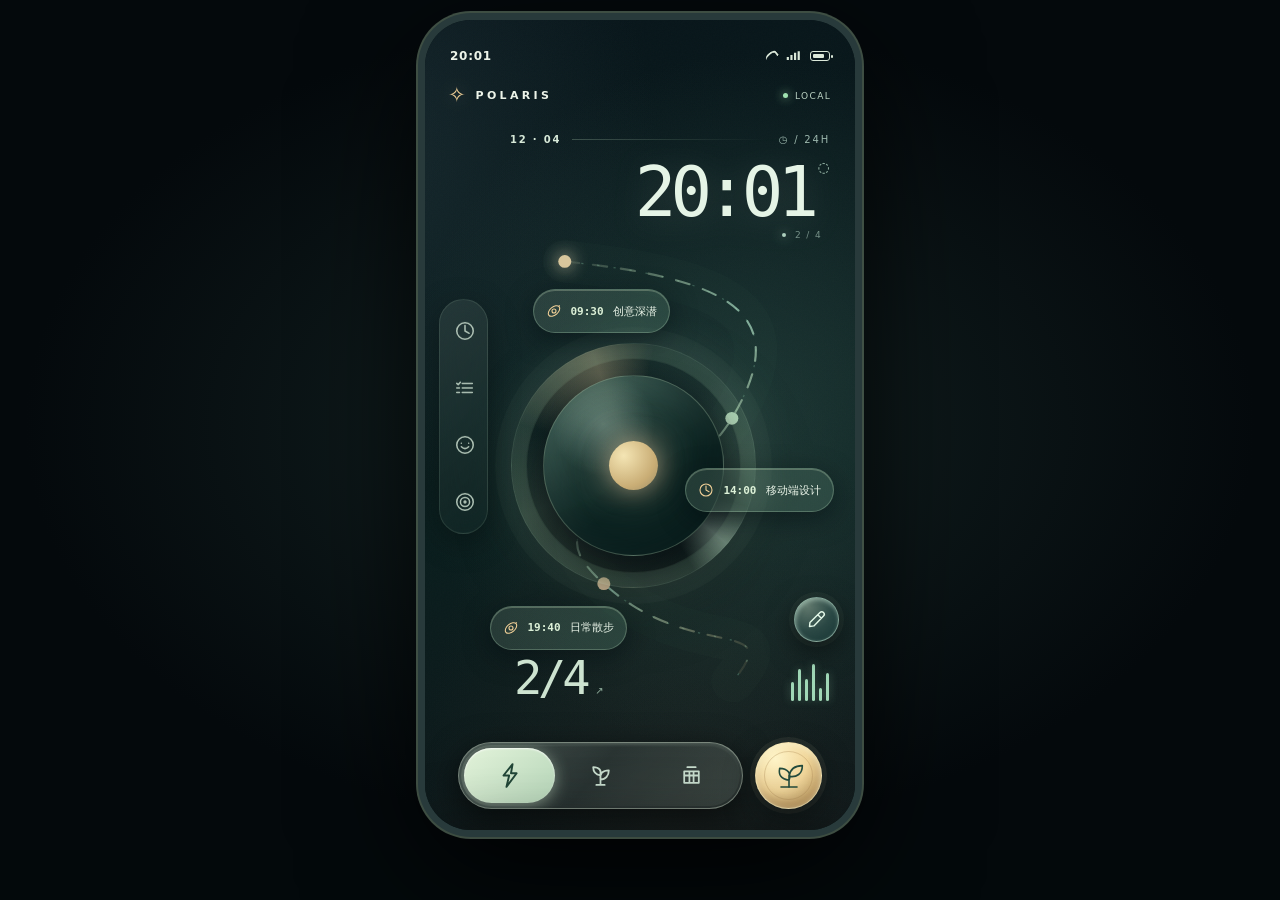
<file: mobile-app/previews/polaris-orbit-k80.html>
<!DOCTYPE html>
<html lang="zh-CN"><head>
<meta charset="utf-8"><meta name="viewport" content="width=device-width,initial-scale=1,viewport-fit=cover,user-scalable=no" />
<meta name="theme-color" content="#091518" />
<title>POLARIS · ORBIT / K80</title>
<style>
:root{color-scheme:dark;--ink:#091719;--mint:#b3e8c5;--sage:#99b396;--white:#edf4e9;--sub:#a4b7aa;--line:#45625c;--gold:#efcf97;--shadow:0 25px 80px #0008;--ease:cubic-bezier(.22,1,.36,1)}
*{box-sizing:border-box}html,body{margin:0;width:100%;min-height:100%;background:#03090b;font-family:Inter,"MiSans","PingFang SC",system-ui,sans-serif;-webkit-tap-highlight-color:transparent;user-select:none}button,input,textarea{font:inherit}button{touch-action:manipulation;cursor:pointer;color:inherit}button:focus-visible,input:focus-visible,textarea:focus-visible{outline:2px solid var(--mint);outline-offset:3px}svg{display:block}button svg{width:23px;height:23px;stroke:currentColor;fill:none;stroke-width:1.65;stroke-linecap:round;stroke-linejoin:round;pointer-events:none}body{display:grid;place-items:center;overflow:hidden}.frame{position:relative;height:100dvh;height:100svh;max-height:930px;width:min(100vw,430px);min-height:630px;overflow:hidden;isolation:isolate;background:#091719;color:var(--white);touch-action:pan-y;-webkit-font-smoothing:antialiased}
.frame:before{content:"";position:absolute;inset:-10% -40%;z-index:-3;background:radial-gradient(ellipse at 64% 48%,#41675e57,transparent 49%),radial-gradient(ellipse at 13% 22%,#354d5552,transparent 32%),radial-gradient(ellipse at 55% 100%,#5f59462a,transparent 44%),linear-gradient(170deg,#071319,#091d1d 56%,#0f1518)}
.frame:after{content:"";position:absolute;inset:0;z-index:-2;pointer-events:none;opacity:.12;background-image:url("data:image/svg+xml,%3Csvg xmlns='http://www.w3.org/2000/svg' width='145' height='145'%3E%3Cfilter id='n'%3E%3CfeTurbulence type='fractalNoise' baseFrequency='.66' numOctaves='2' stitchTiles='stitch'/%3E%3C/filter%3E%3Crect width='100%25' height='100%25' filter='url(%23n)' opacity='.17'/%3E%3C/svg%3E")}
.status{position:absolute;top:0;left:0;right:0;padding:calc(env(safe-area-inset-top,0px) + 11px) 25px 0;display:flex;align-items:center;justify-content:space-between;height:calc(49px + env(safe-area-inset-top,0px));font-size:12px;font-weight:700;letter-spacing:.06em;z-index:10}.status .system{display:flex;align-items:center;gap:8px}.status .system svg{width:16px;height:16px}.status .system .wifi{height:8px;width:13px;border:solid #dbe8d9;border-width:2px 2px 0 0;border-radius:100% 100% 0 0;transform:rotate(-40deg)}.battery{width:20px;height:10px;border:1.4px solid #dbe8d9;border-radius:3px;position:relative}.battery:after{content:"";position:absolute;right:-4px;top:3px;width:2px;height:3px;border-radius:2px;background:#dbe8d9}.battery:before{content:"";position:absolute;inset:2px 5px 2px 2px;border-radius:1px;background:#dbe8d9}
.brand{position:absolute;top:calc(env(safe-area-inset-top,0px) + 65px);left:23px;right:24px;display:flex;align-items:center;justify-content:space-between;z-index:9;pointer-events:none}.brand-logo{display:flex;gap:10px;align-items:center}.brand-logo b{font-size:11px;font-weight:780;letter-spacing:.3em}.brand-logo i{font-style:normal;font-size:21px;line-height:1;color:var(--gold);filter:drop-shadow(0 0 10px #f7e4b26b)}.brand-mark{display:flex;align-items:center;gap:7px;font-size:9px;letter-spacing:.15em;color:#bcd3c3}.brand-mark:before{content:"";height:5px;width:5px;border-radius:50%;background:#a0e2b1;box-shadow:0 0 10px #a0e2b1;animation:blink 3s infinite}
@keyframes blink{50%{opacity:.4}}
/* A single stage. Worlds are kinetic layers, not separate web pages. */
.stage{position:absolute;inset:calc(env(safe-area-inset-top,0px) + 114px) 0 calc(99px + env(safe-area-inset-bottom,0px));overflow:hidden;touch-action:pan-y;perspective:1000px}.world{position:absolute;inset:0;opacity:0;pointer-events:none;transform:translate3d(46px,0,-80px) rotateY(-6deg) scale(.92);filter:blur(9px);transition:opacity .55s ease,transform .72s var(--ease),filter .65s ease;overflow:visible}.world.current{opacity:1;pointer-events:auto;transform:translateZ(0) rotateY(0) scale(1);filter:blur(0)}.world.left-behind{transform:translate3d(-46px,0,-80px) rotateY(6deg) scale(.92)}
.eyeline{position:absolute;top:0;left:85px;right:25px;display:flex;justify-content:space-between;align-items:center;font-variant-numeric:tabular-nums;color:#9db8ae;font-size:10px;letter-spacing:.18em}.eyeline strong{color:#d7e9d8;font-weight:600}.eyeline .line{height:1px;flex:1;background:linear-gradient(90deg,#97b39c57,#97b39c00);margin:0 11px}.bigtime{position:absolute;top:4%;right:26px;letter-spacing:-.085em;font-weight:400;font-family:ui-monospace,"SF Mono",Menlo,monospace;font-variant-numeric:tabular-nums;font-size:clamp(48px,14vw,69px);line-height:1;color:#e5f4e6;filter:drop-shadow(0 4px 17px #e8f5e021)}.bigtime span{font-size:18px;color:#88a699;margin-left:5px;vertical-align:top;letter-spacing:0}.tiny-micro{position:absolute;top:16%;right:33px;display:flex;gap:9px;align-items:center;font-size:9px;letter-spacing:.15em;color:#769188}.tiny-micro i{height:4px;width:4px;border-radius:50%;background:#adcfbd;box-shadow:0 0 12px #a5d6bb}
/* Efficiency: fluid timeline and magnetic central astrolabe */
.eff-cosmos{position:absolute;inset:20% 6px 9% 53px;pointer-events:none}.time-trail{width:100%;height:100%;opacity:.94;overflow:visible}.trail-core{stroke-dasharray:13 13;animation:flow 24s linear infinite}@keyframes flow{to{stroke-dashoffset:-520}}.halo-ring{position:absolute;top:35%;left:20%;width:min(57vw,245px);aspect-ratio:1;pointer-events:none;filter:drop-shadow(0 23px 22px #0008);animation:gyro 18s linear infinite}.halo-ring:before{content:"";position:absolute;inset:0;border-radius:50%;background:conic-gradient(from 40deg,transparent 0deg,#c6f5cb1a 50deg,transparent 70deg,#bed9c771 90deg,transparent 110deg,#c8deb41e 205deg,transparent 250deg,#f6d9a552 300deg,transparent 330deg);border:1px solid #aed4b43b;box-shadow:inset 0 0 0 14px #7fae8a10,inset 0 0 0 15px #d1f5ce16,0 0 0 16px #98b89a0a,0 0 45px #84b89d30}.halo-ring:after{content:"";position:absolute;inset:32px;border-radius:50%;background:radial-gradient(circle at 33% 27%,#bddacc52,transparent 29%),linear-gradient(148deg,#4e7469b5,#0e2624 62%);border:1px solid #ddedc83b;box-shadow:inset -18px -19px 42px #071919af,inset 10px 14px 29px #b1dac31f,0 10px 27px #07101594}.halo-ring .ring-pupil{position:absolute;inset:40%;border-radius:50%;background:radial-gradient(circle at 30% 30%,#f4e5b4,#c9ad75 65%,#9b8d67);z-index:2;box-shadow:0 0 24px #e3c59f8c,0 0 45px #dfc99e52;animation:counter-spin 18s linear infinite}
@keyframes gyro{to{transform:rotate(360deg)}}@keyframes counter-spin{to{transform:rotate(-360deg)}}
.time-markers{position:absolute;inset:0;pointer-events:none}.time-bubble{position:absolute;pointer-events:auto;display:flex;align-items:center;gap:9px;padding:9px 12px;border-radius:50px;background:linear-gradient(110deg,#a6c9b129,#486f606b);box-shadow:0 7px 26px #030b1080,inset 0 1px 0 #ddeaca42;border:1px solid #b9deba48;-webkit-backdrop-filter:blur(15px);backdrop-filter:blur(15px);color:#ebf5e9;font-size:11px;font-variant-numeric:tabular-nums;white-space:nowrap;max-width:min(72vw,275px);transition:transform .2s var(--ease),background .2s;min-height:44px;text-align:left}.time-bubble:active{transform:scale(.94)}.time-bubble b{font:550 11px/1 ui-monospace,monospace;color:#dcf0d7}.time-bubble .tiny-icon{display:grid;place-items:center;color:var(--gold)}.time-bubble .tiny-icon svg{width:16px;height:16px}.time-bubble .text{overflow:hidden;text-overflow:ellipsis}.time-bubble:nth-child(1){left:25%;top:26%}.time-bubble:nth-child(2){right:5%;top:56%}.time-bubble:nth-child(3){left:15%;top:79%}.time-bubble:first-child{animation:levitate 6.5s ease-in-out infinite alternate}.time-bubble:nth-child(2){animation:levitate 7s 1s ease-in-out infinite alternate-reverse}.time-bubble:nth-child(3){animation:levitate 8s .4s ease-in-out infinite alternate}
@keyframes levitate{to{translate:0 -8px}}
.energy-metric{position:absolute;left:89px;bottom:5%;display:flex;align-items:baseline;gap:9px;color:#cde3d0}.energy-metric strong{font:500 47px/1 ui-monospace,monospace;letter-spacing:-.09em}.energy-metric span{font-size:10px;letter-spacing:.13em;color:#90af9d}.metric-flair{position:absolute;bottom:5%;right:26px;display:flex;gap:4px;align-items:flex-end;height:39px}.metric-flair i{display:block;width:3px;border-radius:4px;background:#a1d8b7;box-shadow:0 0 9px #a1d8b75e;animation:bars 2.4s ease-in-out infinite alternate}.metric-flair i:nth-child(1){height:19px}.metric-flair i:nth-child(2){height:32px;animation-delay:.4s}.metric-flair i:nth-child(3){height:22px;animation-delay:.9s}.metric-flair i:nth-child(4){height:37px;animation-delay:.2s}.metric-flair i:nth-child(5){height:13px;animation-delay:.5s}.metric-flair i:nth-child(6){height:28px;animation-delay:1s}@keyframes bars{to{height:9px}}
/* Soul: living avatar archipelago, a tangible stamp field */
.soul-head{position:absolute;top:2%;left:90px;right:25px;display:flex;align-items:center;justify-content:space-between}.soul-head .soul-glyph{font:italic 57px/.95 Georgia,serif;letter-spacing:-.08em;color:#e4e1b5}.soul-head .mini{font-size:10px;letter-spacing:.17em;color:#98b8aa;text-align:right;line-height:1.9}.soul-field{position:absolute;top:21%;left:46px;right:-8px;height:61%;isolation:isolate}.soul-field:before{content:"";position:absolute;inset:6% 0 1% 0;border-radius:48% 52% 48% 50%;background:radial-gradient(ellipse at 65% 35%,#afbe9469,#7f998622 39%,transparent 64%);filter:blur(18px);animation:breathFog 6s ease-in-out infinite alternate}@keyframes breathFog{to{transform:scale(1.13);opacity:.6}}.soul-field .orbital{position:absolute;inset:10% 14% 4% 10%;border:1px solid #d0ddac2b;border-radius:47% 53% 53% 47%;transform:rotate(-24deg);box-shadow:0 0 0 20px #b6c8a608,0 0 0 46px #9acbb606}.soul-field .orbit2{inset:18% 19% 11% 15%;transform:rotate(44deg);border-style:dashed;opacity:.54}.face-core{position:absolute;top:24%;left:32%;width:51%;aspect-ratio:1;border-radius:44% 55% 50% 50%;background:radial-gradient(circle at 36% 27%,#f5ecc9,#e6d49a 67%,#b4a681);box-shadow:inset -13px -21px 32px #82715340,inset 13px 16px 32px #fff8dfb2,0 27px 45px #0007,0 0 70px #e5d2a32e;transform:rotate(-8deg);display:grid;place-items:center;transition:transform .65s var(--ease),filter .65s;animation:faceSleep 7s ease-in-out infinite alternate}.face-core::after{content:"";position:absolute;inset:4px;border-radius:inherit;border:1px solid #ffffff7a}.face-core svg{height:78%;width:78%;overflow:visible;filter:drop-shadow(0 3px 2px #9f94784d)}.face-core svg path,.face-core svg circle{transition:all .5s var(--ease)}@keyframes faceSleep{to{transform:translateY(-12px) rotate(4deg)}}.face-motes{position:absolute;inset:0;pointer-events:none}.face-motes i{position:absolute;width:5px;height:5px;border-radius:50%;background:#d8ce8a;box-shadow:0 0 16px #e8d4a2}.face-motes i:nth-child(1){top:13%;left:35%}.face-motes i:nth-child(2){top:28%;right:4%;width:2px;height:2px}.face-motes i:nth-child(3){top:75%;right:15%}.face-motes i:nth-child(4){bottom:8%;left:28%;width:3px;height:3px}.face-motes i:nth-child(5){top:42%;left:3%;width:3px;height:3px}
.face-choice{position:absolute;width:58px;height:58px;border-radius:50%;border:1px solid #d4e2ca51;background:#d8e3d123;display:grid;place-items:center;z-index:2;box-shadow:0 5px 22px #01090d56,inset 0 1px 1px #f7ffef40;backdrop-filter:blur(12px);-webkit-backdrop-filter:blur(12px);transition:transform .3s var(--ease),background .3s,box-shadow .3s;touch-action:manipulation}.face-choice svg{width:40px;height:40px}.face-choice.selected{background:#ecdbb5;transform:scale(1.16);box-shadow:0 8px 21px #0b171b8a,0 0 0 6px #d5dfb526;color:#42574c;border-color:#fff4ce}.face-choice:active{transform:scale(.91)}.face-choice.pos1{left:3%;top:15%}.face-choice.pos2{right:13%;top:1%}.face-choice.pos3{right:2%;top:52%}.face-choice.pos4{left:7%;bottom:9%}.face-choice.pos5{right:24%;bottom:2%}.face-choice.pos6{left:1%;top:51%}.face-stamp{position:absolute;bottom:1%;left:88px;display:flex;gap:12px;align-items:center;color:#d2ded0;font-size:11px}.face-stamp .stamp-icon{border-radius:50%;width:32px;height:32px;border:1px solid #97bba476;display:grid;place-items:center;color:#a5dabc}.face-stamp .stamp-icon svg{width:16px;height:16px}.face-stamp strong{letter-spacing:.14em;font-size:10px;color:#a4b9a3}
/* Board: ink sky with year matrix on a concave glass surface */
.board-head{position:absolute;top:3%;left:89px;right:23px;display:flex;justify-content:space-between;align-items:start}.year-num{font:400 clamp(62px,20vw,89px)/.91 Georgia,serif;letter-spacing:-.07em;color:#e7dab1;text-shadow:0 2px 40px #e0d8b33a}.year-label{text-align:right;color:#9fbab0;font-size:10px;line-height:2;letter-spacing:.13em}.board-sky{position:absolute;top:25%;left:67px;right:21px;height:52%;border-radius:50% 46% 49% 48%;background:radial-gradient(circle at 48% 53%,#3555525e,#1b3a4068 46%,transparent 76%);box-shadow:0 0 80px #2f50502e;transform:rotate(-6deg);display:grid;place-items:center}.board-sky:after{content:"";position:absolute;inset:-8%;border:1px solid #a6c4b33c;border-radius:50% 49% 48% 52%;transform:rotate(14deg);pointer-events:none}.stars{display:grid;grid-template-columns:repeat(19,1fr);grid-template-rows:repeat(20,1fr);gap:8px 7px;width:89%;height:81%;transform:rotate(6deg);place-items:center}.stars button{border:0;padding:0;width:5px;height:5px;border-radius:50%;background:#435d5e;box-shadow:0 0 1px #84979d;transition:transform .2s,background .3s;touch-action:manipulation;position:relative}.stars button.past{background:#8fb4a0;box-shadow:0 0 5px #b7dfb240}.stars button.today{background:#ffe2a0;box-shadow:0 0 0 5px #eac67c30,0 0 17px #ffe4a4;transform:scale(1.4)}.stars button.future{background:#4554587f}.stars button:active{transform:scale(3)}.board-progress{position:absolute;bottom:6%;left:89px;right:28px;display:flex;justify-content:space-between;align-items:center;gap:15px}.board-progress div{display:flex;flex-direction:column;gap:8px}.board-progress strong{font:400 26px/1 ui-monospace,monospace;color:#dfebd9;font-variant-numeric:tabular-nums}.board-progress small{font-size:9px;letter-spacing:.16em;color:#8ca99d}.board-progress .tiny-spark{font-size:23px;color:var(--gold)}
/* 4-key thumb rail: always one physical destination on the left */
.rail{position:absolute;left:14px;top:42%;transform:translateY(-26%);width:49px;padding:7px 3px;display:flex;flex-direction:column;gap:9px;z-index:13;border-radius:30px;background:linear-gradient(135deg,#cce4d21a,#58796d0e);border:1px solid #bdd9bc23;box-shadow:0 9px 33px #0005;backdrop-filter:blur(25px);-webkit-backdrop-filter:blur(25px)}.rail button{height:48px;width:43px;border:0;border-radius:24px;background:transparent;display:grid;place-items:center;color:#b0c3b6;position:relative;transition:background .25s,transform .2s,color .25s}.rail button.active{background:#d1e9d5;color:#143a30;box-shadow:0 4px 20px #ccebd34d}.rail button.active:after{content:"";position:absolute;left:-9px;width:3px;height:20px;border-radius:3px;background:#d8f6ca;box-shadow:0 0 14px #d8f6caa9}.rail button:active{transform:scale(.89)}.rail button svg{width:22px;height:22px}
/* Long segmented pill and tactile activator; NO + glyph. */
.dock-wrap{position:absolute;z-index:22;left:16px;right:16px;bottom:calc(19px + env(safe-area-inset-bottom,0px));height:72px;display:flex;gap:12px;align-items:center;justify-content:center}.realm-pill{position:relative;display:flex;align-items:center;justify-content:space-around;height:67px;flex:1;max-width:285px;border-radius:40px;padding:5px;background:#e1e9dc19;border:1px solid #f1ffe867;box-shadow:0 9px 33px #0009,inset 0 2px 3px #ebfee82d;backdrop-filter:blur(31px);-webkit-backdrop-filter:blur(31px);touch-action:none;overflow:hidden}.realm-pill:before{content:"";position:absolute;inset:2px;border-radius:inherit;background:linear-gradient(130deg,#e8f5df29,#f6fff200 48%,#bacbb31a);pointer-events:none}.realm-pill .indicator{position:absolute;left:5px;top:5px;bottom:5px;width:calc((100% - 10px)/3);border-radius:42px;background:linear-gradient(140deg,#e3f3da,#b7d7ba);box-shadow:0 3px 16px #dcf7da78,inset 0 1px 2px #ffffffc7;transition:transform .48s cubic-bezier(.18,1.56,.3,1);pointer-events:none}.realm-pill button{height:55px;flex:1;border:0;background:transparent;display:grid;place-items:center;position:relative;z-index:1;color:#c6dbcc;border-radius:36px;touch-action:none;transition:color .25s,transform .25s}.realm-pill button svg{width:25px;height:25px;stroke-width:1.7}.realm-pill button.chosen{color:#214637;transform:scale(1.09)}.realm-pill button:active{transform:scale(.9)}
.seed-pill{position:relative;flex:0 0 67px;height:67px;border-radius:50%;border:1px solid #f8ecbcb3;color:#234b3d;background:radial-gradient(circle at 30% 24%,#fff5c9,#f1d69a 48%,#bb9960 82%);box-shadow:inset 0 2px 6px #fffedca3,inset 0 -5px 9px #b48b5475,0 12px 30px #080d0e98,0 0 0 5px #f6eac212;display:grid;place-items:center;touch-action:none;transition:transform .25s var(--ease),box-shadow .3s}.seed-pill:before{content:"";position:absolute;inset:8px;border:1px solid #aa885359;border-radius:50%;pointer-events:none}.seed-pill svg{width:32px;height:32px;stroke-width:1.2}.seed-pill.pressing{transform:scale(.86);box-shadow:inset 0 2px 6px #fffedca3,0 0 0 8px #f7db9f45,0 0 28px #f7dfaea1}.seed-pill:active{transform:scale(.89)}.seed-pill .progress-halo{position:absolute;inset:-7px;border:2px solid transparent;border-top-color:#fae5a2;border-radius:50%;opacity:0;animation:growRing .3s linear infinite;pointer-events:none}.seed-pill.pressing .progress-halo{opacity:1}@keyframes growRing{to{transform:rotate(360deg)}}
/* Floating pearl can be moved to right or left, never overlaps dock */
.pearl{position:absolute;z-index:23;width:45px;height:45px;border-radius:50%;right:16px;top:calc(74% - 22px);border:1px solid #c2e6d28c;display:grid;place-items:center;color:#e3f8e8;background:radial-gradient(circle at 30% 20%,#c5e5cc6b,#47766f6b 54%,#234744b3 80%);box-shadow:inset 1px 2px 4px #e1fce974,0 9px 28px #0008,0 0 0 5px #dcebd50b;touch-action:none;transition:box-shadow .2s,transform .2s}.pearl svg{width:21px;height:21px}.pearl:active{transform:scale(.91)}.pearl.dragging{box-shadow:0 0 0 8px #c8f5d42d,0 16px 35px #0009;transform:scale(1.06)}
/* Icon-only radial halo, finger sliding targets. */
.radial-layer{position:absolute;inset:0;z-index:30;pointer-events:none;opacity:0;transition:opacity .2s;background:radial-gradient(ellipse at 80% 87%,#07101322,transparent 50%),#0007;backdrop-filter:blur(0px);-webkit-backdrop-filter:blur(0px)}.radial-layer.open{opacity:1;pointer-events:auto;backdrop-filter:blur(5px);-webkit-backdrop-filter:blur(5px)}.radial-lines{position:absolute;inset:0;pointer-events:none}.radial-line{position:absolute;height:1px;background:linear-gradient(90deg,#e4edcd4d,#badac624);transform-origin:left center}.radial-node{position:absolute;width:64px;height:64px;border-radius:50%;border:1px solid #f0f8d776;color:#ebf4df;display:grid;place-items:center;background:radial-gradient(circle at 26% 17%,#b8d6b762,#24403bd9 77%);box-shadow:0 12px 40px #0009,inset 0 1px 2px #f5ffdf3a;transform:translate(-50%,-50%) scale(.44);opacity:0;transition:transform .4s cubic-bezier(.16,1.8,.4,1),opacity .2s,box-shadow .2s;color:#f0f3df;touch-action:none}.radial-layer.open .radial-node{transform:translate(-50%,-50%) scale(1);opacity:1}.radial-node.selected{background:radial-gradient(circle at 30% 22%,#fff6d5,#d7ba83 82%);color:#355343;box-shadow:0 0 0 10px #e4c88434,0 12px 38px #000a;transform:translate(-50%,-50%) scale(1.22)!important}.radial-node svg{width:27px;height:27px}.radial-label{position:absolute;top:calc(100% + 10px);left:50%;translate:-50% 0;white-space:nowrap;font-size:11px;font-weight:600;letter-spacing:.16em;color:#f8f4dc;opacity:0;pointer-events:none;transition:opacity .2s}.radial-node.selected .radial-label{opacity:1}.radial-center{position:absolute;left:0;top:0;width:17px;height:17px;border-radius:50%;background:#d3e8d4;box-shadow:0 0 0 13px #bcd4ba2b,0 0 50px #c5ebd790;transform:translate(-50%,-50%)}
/* Native sheet; flat action surface rather than navigational page. */
.sheet-curtain{position:absolute;inset:0;background:#030b0bb8;opacity:0;pointer-events:none;z-index:39;transition:opacity .32s;backdrop-filter:blur(0);-webkit-backdrop-filter:blur(0)}.sheet-curtain.open{opacity:1;pointer-events:auto;backdrop-filter:blur(9px);-webkit-backdrop-filter:blur(9px)}.sheet{position:absolute;bottom:0;left:0;right:0;z-index:40;height:min(76%,670px);border-radius:33px 33px 0 0;background:linear-gradient(157deg,#dce6d7,#bdccbd 87%);box-shadow:0 -19px 70px #0009;color:#243e31;transform:translateY(105%);transition:transform .54s cubic-bezier(.22,1,.26,1);padding:35px 23px calc(18px + env(safe-area-inset-bottom,0px));display:flex;flex-direction:column;gap:12px;overflow:hidden}.sheet.open{transform:translateY(0)}.sheet:before{content:"";position:absolute;inset:0;pointer-events:none;opacity:.3;background:radial-gradient(ellipse at 80% 0,#fff,transparent 42%)}.grab{position:absolute;top:13px;left:50%;transform:translateX(-50%);width:39px;height:4px;border-radius:4px;background:#547d6299;touch-action:none;cursor:grab}.sheet-top{flex:0 0 auto;display:flex;justify-content:space-between;align-items:center;padding:10px 1px 11px;border-bottom:1px solid #60887555}.sheet-heading{font:550 27px/1.2 Georgia,"Songti SC",serif;letter-spacing:-.045em;display:flex;align-items:center;gap:13px}.sheet-heading svg{height:27px;width:27px;stroke:#436e54;fill:none;stroke-width:1.5}.sheet-close{border:1px solid #6f997f7d;background:#e9f2e5a8;border-radius:50%;height:39px;width:39px;display:grid;place-items:center}.sheet-close svg{width:17px;height:17px}.sheet-inner{position:relative;min-height:0;overflow-y:auto;overscroll-behavior:contain;touch-action:pan-y;padding:13px 1px 35px;flex:1;scrollbar-width:none}.sheet-inner::-webkit-scrollbar{display:none}.sheet-inner label{font-size:11px;color:#53715b;display:block;margin-bottom:8px}.sheet-inner input,.sheet-inner textarea{width:100%;border:1px solid #7f9a8175;color:#244337;background:#ffffff9c;border-radius:17px;padding:15px 16px;font-size:15px;min-height:52px;outline:none;user-select:text;-webkit-user-select:text}.sheet-inner textarea{min-height:108px;resize:none}.sheet-inner input:focus,.sheet-inner textarea:focus{border-color:#436954;box-shadow:0 0 0 3px #547e6830}.sheet-inner .row{display:flex;gap:11px;margin-top:12px}.sheet-inner .row>*{flex:1;min-width:0}.primary-btn{background:#234737;color:#ebf3e8;border:0;border-radius:17px;height:52px;padding:0 23px;display:flex;align-items:center;justify-content:center;gap:10px;font-weight:700;letter-spacing:.06em;min-width:125px}.primary-btn svg{width:19px;height:19px}.primary-btn:active{transform:scale(.97)}.secondary-btn{border:1px solid #79958080;background:#f9fff2a1;color:#2c553c;border-radius:17px;height:52px;padding:0 14px;display:flex;align-items:center;justify-content:center;font-size:13px;gap:7px}.secondary-btn svg{width:17px;height:17px}.list-row{display:flex;align-items:center;gap:12px;padding:13px 2px;border-bottom:1px solid #7192783c}.list-row .mark{flex:0 0 34px;width:34px;height:34px;border-radius:13px;background:#ffffff8c;border:1px solid #63866d59;display:grid;place-items:center}.list-row .mark.done{background:#2e6746;color:#fff}.list-row .mark svg{height:18px;width:18px}.list-row .entry{flex:1;min-width:0}.list-row .entry b{display:block;font-size:14px;font-weight:700;white-space:nowrap;overflow:hidden;text-overflow:ellipsis}.list-row .entry b.done{text-decoration:line-through;opacity:.55}.list-row .entry small{display:block;font-size:11px;color:#5c7b65;margin-top:6px;letter-spacing:.03em}.list-row .chev{color:#698a72;display:grid;place-items:center}.list-row .chev svg{width:15px;height:15px}.insight-tiles{display:grid;grid-template-columns:repeat(3,1fr);gap:9px;margin:5px 0 20px}.insight-tiles div{min-height:102px;border-radius:19px;background:#eef2e76e;border:1px solid #7f97815e;padding:13px;display:flex;flex-direction:column;justify-content:space-between}.insight-tiles .tile-icon{color:#587a61}.insight-tiles .tile-icon svg{width:18px;height:18px}.insight-tiles strong{font:500 29px/1 ui-monospace,monospace;letter-spacing:-.07em}.insight-tiles small{font-size:10px;color:#53705e}.sheet-foot{position:absolute;bottom:0;left:0;right:0;min-height:25px;background:linear-gradient(transparent,#bed0bfbd);pointer-events:none}.focus-disc{width:min(70vw,257px);aspect-ratio:1;border-radius:50%;margin:15px auto 28px;background:radial-gradient(circle at center,#d9e6d5 39%,transparent 40%),conic-gradient(from 0deg,#335d4a var(--focus-pct,0%),#a7bca8 var(--focus-pct,0%) 100%);box-shadow:inset 0 0 23px #779f8965,0 0 0 14px #d8e5d6b8;display:grid;place-items:center}.focus-disc strong{font:600 clamp(42px,11vw,52px)/1 ui-monospace,monospace;letter-spacing:-.06em;color:#2b4f3a;font-variant-numeric:tabular-nums}.chip-row{display:flex;gap:9px;flex-wrap:wrap}.chip-row button{padding:10px 13px;border:1px solid #6a987380;border-radius:30px;background:#eef3e5;color:#456c50;font-size:12px;font-weight:600;min-height:44px}.chip-row button.chosen{background:#305c42;color:#fff}.mood-picker{display:grid;grid-template-columns:repeat(3,1fr);gap:12px;margin:8px 0 16px}.mood-picker button{aspect-ratio:1;border-radius:23px;border:1px solid #79927a78;background:#e8efdf;display:grid;place-items:center;min-height:84px;transition:transform .25s,background .25s}.mood-picker button.chosen{background:#f4dfb5;box-shadow:0 0 0 4px #5a80504e}.mood-picker button:active{transform:scale(.91)}.mood-picker button svg{width:58px;height:58px}.empty{padding:24px;text-align:center;color:#627b6a;font-size:13px}.date-header{display:flex;gap:12px;align-items:center;color:#507760;font-size:12px;margin:9px 0 12px;font-variant-numeric:tabular-nums}.date-header b{font-size:37px;line-height:1;color:#244737;font-weight:400;font-family:Georgia,serif}.soft-stat{font-size:12px;color:#597962;margin-bottom:18px}.toast{position:absolute;z-index:90;left:50%;bottom:calc(108px + env(safe-area-inset-bottom,0px));transform:translate(-50%,8px);background:#e6f0df;color:#254637;max-width:85%;padding:11px 17px;font-size:12px;border-radius:30px;white-space:nowrap;box-shadow:0 12px 28px #0007;opacity:0;transition:opacity .24s,transform .24s;pointer-events:none}.toast.visible{opacity:1;transform:translate(-50%,0)}
/* prevent edge collision and collapse hierarchy on short K80 screens */
@media(max-height:740px){.brand{top:calc(env(safe-area-inset-top,0px) + 56px)}.stage{top:calc(env(safe-area-inset-top,0px) + 99px);bottom:calc(90px + env(safe-area-inset-bottom,0px))}.rail{top:40%;gap:4px}.rail button{height:42px}.dock-wrap{bottom:calc(12px + env(safe-area-inset-bottom,0px));height:62px}.realm-pill{height:60px}.realm-pill button{height:50px}.realm-pill .indicator{height:50px}.seed-pill{height:61px;flex-basis:61px}.bigtime{font-size:51px}.eff-cosmos{top:16%;height:68%}.halo-ring{top:32%;width:min(49vw,196px)}.time-bubble:nth-child(3){top:75%}.sheet{height:min(85%,650px)}}
@media(max-width:350px){.brand{left:16px;right:17px}.stage .eyeline{left:80px}.rail{left:9px}.bigtime{right:16px;font-size:50px}.face-core{width:53%;left:30%}.face-choice{width:49px;height:49px}.face-choice svg{width:36px;height:36px}.time-bubble{font-size:10px;padding:9px;max-width:75vw}.dock-wrap{left:11px;right:11px;gap:9px}.seed-pill{flex-basis:61px;height:61px}.realm-pill{height:61px}.rail button{width:42px}.stars{gap:6px 5px}}
@media(min-width:600px){body{background:radial-gradient(ellipse at 50% 50%,#142323,#04090c 68%)}.frame{margin:20px auto;border-radius:46px;height:min(90vh,900px);min-height:680px;box-shadow:0 0 0 7px #283a3b,0 0 0 9px #809e8677,0 35px 120px #000e}.frame:before{border-radius:46px}.status{padding-top:23px}}
@media(prefers-reduced-motion:reduce){*,*:before,*:after{animation-duration:.001ms!important;animation-iteration-count:1!important;transition-duration:.001ms!important;scroll-behavior:auto!important}}
</style>
</head><body>
<svg aria-hidden="true" width="0" height="0" style="position:absolute;overflow:hidden"><defs>
<symbol id="i-clock" viewBox="0 0 24 24"><circle cx="12" cy="12" r="9"/><path d="M12 6v6l4.5 2.5"/></symbol>
<symbol id="i-list" viewBox="0 0 24 24"><path d="M9 7h11M9 12h11M9 17h11"/><path d="m3 7 1.6 1.5L7 5.8M3 12h3M3 17h3"/></symbol>
<symbol id="i-face" viewBox="0 0 24 24"><circle cx="12" cy="12" r="9"/><path d="M8 10h.01M16 10h.01M8 14q4 4 8 0"/></symbol>
<symbol id="i-focus" viewBox="0 0 24 24"><circle cx="12" cy="12" r="9"/><circle cx="12" cy="12" r="5"/><circle cx="12" cy="12" r="1"/></symbol>
<symbol id="i-eff" viewBox="0 0 24 24"><path d="m14.7 2-8 10h5L9.3 22l9-12h-5z"/></symbol>
<symbol id="i-soul" viewBox="0 0 24 24"><path d="M12 20V9M12 12c-5-1-7-4-7-8 6 0 8 3 7 8ZM12 16c5 0 8-4 8-9-6 0-9 3-8 9ZM8 21h8"/></symbol>
<symbol id="i-board" viewBox="0 0 24 24"><path d="M5 8h14v11H5zM5 12h14M10 8v11M14 8v11M8 4h8"/></symbol>
<symbol id="i-seed" viewBox="0 0 24 24"><path d="M12 21v-9M12 16c-6-1-8-4-7-9 6 0 9 4 7 9ZM12 13c1-6 5-8 10-8 0 6-4 9-10 8Z"/><path d="M6 21h12"/></symbol>
<symbol id="i-spark" viewBox="0 0 24 24"><path d="M12 2c1 6 4 9 10 10-6 1-9 4-10 10-1-6-4-9-10-10 6-1 9-4 10-10Z"/><path d="M18 4v3m-1.5-1.5h3"/></symbol>
<symbol id="i-pen" viewBox="0 0 24 24"><path d="M4 20l5-.7L20 8a2 2 0 0 0-4-4L4.5 15.5 4 20ZM13.5 6.5l4 4"/></symbol>
<symbol id="i-close" viewBox="0 0 24 24"><path d="M5 5l14 14M19 5 5 19"/></symbol>
<symbol id="i-check" viewBox="0 0 24 24"><path d="m4 12 5 5L20 6"/></symbol>
<symbol id="i-play" viewBox="0 0 24 24"><path d="M8 5l11 7-11 7V5Z"/></symbol>
<symbol id="i-pause" viewBox="0 0 24 24"><path d="M7 5v14M17 5v14"/></symbol>
<symbol id="i-arrow" viewBox="0 0 24 24"><path d="M5 12h14M13 6l6 6-6 6"/></symbol>
<symbol id="i-orbit" viewBox="0 0 24 24"><circle cx="12" cy="12" r="3"/><ellipse cx="12" cy="12" rx="10" ry="6" transform="rotate(-40 12 12)"/><path d="m20 4 .01 0"/></symbol>
</defs></svg>
<div class="frame" id="app" data-world="eff">
 <div class="status" aria-hidden="true"><span id="systemTime">09:41</span><span class="system"><span class="wifi"></span><svg viewBox="0 0 22 15" fill="none"><path d="M1 13h3V9H1v4Zm5 0h3V6H6v7Zm5 0h3V3h-3v10Zm5 0h3V1h-3v12Z" fill="#dbe8d9"/></svg><span class="battery"></span></span></div>
 <div class="brand"><span class="brand-logo"><i>✧</i><b>POLARIS</b></span><span class="brand-mark" id="savedBadge">LOCAL</span></div>
 <main class="stage" id="stage">
  <section class="world current" id="world-eff" aria-label="效率" aria-hidden="false">
   <div class="eyeline"><strong id="effDate">10 · 19</strong><i class="line"></i><span>◷ / 24H</span></div>
   <div class="bigtime" id="clockMain">21:49<span>◌</span></div><div class="tiny-micro"><i></i><span id="effSub">3 · 5</span></div>
   <div class="eff-cosmos"><svg class="time-trail" viewBox="0 0 342 400" preserveAspectRatio="none"><defs><linearGradient id="trailG" x1="0" y1="0" x2=".9" y2="1"><stop stop-color="#d8eebf" stop-opacity=".1"/><stop offset=".55" stop-color="#a6dac1" stop-opacity=".8"/><stop offset="1" stop-color="#e4cb94" stop-opacity=".12"/></linearGradient></defs>
     <path d="M80 8 C240 25 290 60 234 156 S34 236 116 312 S285 342 235 404" stroke="#729688" stroke-width="40" fill="none" opacity=".04" stroke-linecap="round"/>
     <path d="M80 8 C240 25 290 60 234 156 S34 236 116 312 S285 342 235 404" stroke="#4e7c6b" stroke-width="1.2" fill="none" stroke-dasharray="2 13" opacity=".68"/>
     <path class="trail-core" d="M80 8 C240 25 290 60 234 156 S34 236 116 312 S285 342 235 404" stroke="url(#trailG)" stroke-width="2" fill="none" stroke-linecap="round"/>
     <circle cx="80" cy="8" r="6" fill="#e5d1a4" filter="drop-shadow(0 0 8px #f3e5ba)"/><circle cx="234" cy="156" r="6" fill="#b9ddc0"/><circle cx="116" cy="312" r="6" fill="#f1d0a6"/>
    </svg></div>
   <div class="halo-ring"><div class="ring-pupil"></div></div>
   <div class="time-markers" id="eventNodes"></div>
   <div class="energy-metric"><strong id="effDone">0/0</strong><span>↗︎</span></div>
   <div class="metric-flair" aria-hidden="true"><i></i><i></i><i></i><i></i><i></i><i></i></div>
  </section>
  <section class="world" id="world-soul" aria-label="灵气" aria-hidden="true">
   <div class="soul-head"><span class="soul-glyph">✿.</span><span class="mini">2026<br><span id="soulDate">10 / 19</span></span></div>
   <div class="soul-field"><div class="orbital"></div><div class="orbital orbit2"></div><div class="face-motes"><i></i><i></i><i></i><i></i><i></i></div><div class="face-core" id="faceCore"></div><div id="faceOptions"></div></div>
   <div class="face-stamp"><span class="stamp-icon"><svg><use href="#i-spark"/></svg></span><strong id="moodSmall">◌  ·  ◌</strong></div>
  </section>
  <section class="world" id="world-board" aria-label="看板" aria-hidden="true">
   <div class="board-head"><div class="year-num" id="dayNumber">292</div><div class="year-label"><span id="boardYear">2026</span><br>✧ / 365</div></div>
   <div class="board-sky"><div class="stars" id="stars"></div></div>
   <div class="board-progress"><div><strong id="yearPercent">79.8%</strong><small>↗ 365</small></div><div><strong id="boardPoints">003</strong><small>✧</small></div><span class="tiny-spark">✶</span></div>
  </section>
 </main>
 <nav class="rail" aria-label="快捷四选"><button id="rail-schedule" aria-label="日程" title="日程" data-panel="schedule"><svg><use href="#i-clock"/></svg></button><button id="rail-action" aria-label="行动" title="行动" data-panel="action"><svg><use href="#i-list"/></svg></button><button id="rail-mood" aria-label="心情" title="心情" data-panel="mood"><svg><use href="#i-face"/></svg></button><button id="rail-focus" aria-label="专注" title="专注" data-panel="focus"><svg><use href="#i-focus"/></svg></button></nav>
 <button class="pearl" id="pearl" aria-label="可拖动快捷记录" title="拖动 / 快记"><svg><use href="#i-pen"/></svg></button>
 <nav class="dock-wrap" aria-label="空间操作"><div class="realm-pill" id="realmPill" role="tablist" aria-label="效率、灵气、看板"><div class="indicator" id="realmIndicator"></div><button data-realm="eff" role="tab" aria-label="效率" aria-selected="true" class="chosen" title="效率"><svg><use href="#i-eff"/></svg></button><button data-realm="soul" role="tab" aria-label="灵气" aria-selected="false" title="灵气"><svg><use href="#i-soul"/></svg></button><button data-realm="board" role="tab" aria-label="看板" aria-selected="false" title="看板"><svg><use href="#i-board"/></svg></button></div><button class="seed-pill" id="seed" aria-label="长按并滑动选择快捷功能" title="按住滑动"><span class="progress-halo"></span><svg><use href="#i-seed"/></svg></button></nav>
 <div class="radial-layer" id="radial" aria-hidden="true"><div class="radial-lines" id="rays"></div><div id="radialItems"></div><div class="radial-center" id="radialCenter"></div></div>
 <div class="sheet-curtain" id="curtain"></div><section class="sheet" id="sheet" role="dialog" aria-modal="true" aria-label="操作抽屉" aria-hidden="true"><div class="grab" id="grab"></div><header class="sheet-top"><div class="sheet-heading" id="sheetHeading"></div><button class="sheet-close" id="sheetClose" aria-label="关闭"><svg><use href="#i-close"/></svg></button></header><div class="sheet-inner" id="sheetInner"></div><div class="sheet-foot"></div></section>
 <div class="toast" id="toast" role="status" aria-live="polite"></div>
</div>
<script>
'use strict';
const $=q=>document.querySelector(q),$$=q=>Array.from(document.querySelectorAll(q));
const app=$('#app'),frame=app,stage=$('#stage');
const icon=(name)=>`<svg aria-hidden="true"><use href="#i-${name}"/></svg>`;
const todayISO=(date=new Date())=>[date.getFullYear(),String(date.getMonth()+1).padStart(2,'0'),String(date.getDate()).padStart(2,'0')].join('-');
const TODAY=todayISO(),KEY='polaris_orbit_icon_2026_preview_v1';
const demo={events:[{id:'e1',date:TODAY,time:'09:30',end:'11:00',title:'创意深潜',cat:'work'},{id:'e2',date:TODAY,time:'14:00',end:'15:30',title:'移动端设计',cat:'work'},{id:'e3',date:TODAY,time:'19:40',end:'20:20',title:'日常散步',cat:'life'}],tasks:[{id:'t1',title:'重绘交互光轨',done:true},{id:'t2',title:'K80 拇指热区',done:false},{id:'t3',title:'提炼动效组件',done:false},{id:'t4',title:'夜间短途散步',done:true}],notes:[],moods:{},focus:[],settings:{}};
let data;try{data=JSON.parse(localStorage.getItem(KEY)||'null')||structuredClone(demo)}catch{data=structuredClone(demo)};
for(const k of ['events','tasks','notes','moods','focus'])if(!data[k])data[k]=structuredClone(demo[k]);
const store=()=>{try{localStorage.setItem(KEY,JSON.stringify(data))}catch{};renderData()};
const vibrate=ms=>{try{navigator.vibrate?.(ms)}catch{}};
const notify=(msg)=>{const box=$('#toast');box.textContent=msg;box.classList.add('visible');clearTimeout(notify.t);notify.t=setTimeout(()=>box.classList.remove('visible'),1500)};
const safe=(s)=>String(s??'').replace(/[&<>"']/g,c=>({'&':'&amp;','<':'&lt;','>':'&gt;','"':'&quot;',"'":'&#39;'}[c]));
let realm='eff',currentPanel='',selectedMood=3,focusSeconds=25*60,focusInitial=25*60,focusTimer=null,focusRunning=false;
function turn(to){if(!['eff','soul','board'].includes(to)||to===realm)return;let last=realm;realm=to;app.dataset.world=to;const ids=['eff','soul','board'],n=ids.indexOf(to);$('#realmIndicator').style.transform=`translateX(${100*n}%)`;
  $$('.realm-pill button').forEach(b=>{let ok=b.dataset.realm===to;b.classList.toggle('chosen',ok);b.setAttribute('aria-selected',String(ok))});
  $$('.world').forEach(w=>{let v=w.id==='world-'+to;w.classList.toggle('current',v);w.classList.toggle('left-behind',ids.indexOf(w.id.replace('world-',''))<n);w.setAttribute('aria-hidden',String(!v))});vibrate(12);renderData()}
function faceSVG(type,size=100){let mouths=['M34 64 Q50 45 66 64','M33 60 Q50 80 67 60','M33 65 Q50 82 67 65','M35 65 Q50 65 65 65','M34 66 Q50 78 66 66','M39 65 Q50 83 61 65'];let eyes=[['M32 42q7-7 14 0','M55 42q7-7 14 0'],['M34 43v2','M65 43v2'],['M33 42q8 5 14 0','M56 42q7 5 13 0'],['M34 43h10','M58 43h10'],['M34 44q6-8 12 0','M56 44q6-8 12 0'],['M34 43v2','M65 43v2']];return `<svg viewBox="0 0 100 100" width="${size}" height="${size}" aria-hidden="true"><path d="${eyes[type][0]}" stroke="#4e5948" stroke-width="4" stroke-linecap="round" fill="none"/><path d="${eyes[type][1]}" stroke="#4e5948" stroke-width="4" stroke-linecap="round" fill="none"/><path d="${mouths[type]}" stroke="#55644d" stroke-width="3.6" stroke-linecap="round" fill="none"/><ellipse cx="24" cy="60" rx="8" ry="5.5" fill="#e8a3a2" opacity=".66"/><ellipse cx="76" cy="60" rx="8" ry="5.5" fill="#e8a3a2" opacity=".66"/></svg>`}
function drawMoods(){let b=$('#faceOptions');b.innerHTML='';for(let i=0;i<6;i++){const e=document.createElement('button');e.className=`face-choice pos${i+1}`;e.dataset.id=i;e.setAttribute('aria-label',['兴奋','开心','平和','发呆','疲惫','释然'][i]);e.innerHTML=faceSVG(i,43);e.addEventListener('click',()=>chooseMood(i,true));b.append(e)}let saved=data.moods[TODAY];chooseMood(typeof saved==='number'?saved:3,false)}
function chooseMood(id,commit){selectedMood=id;$('#faceCore').innerHTML=faceSVG(id,150);$$('.face-choice').forEach(e=>e.classList.toggle('selected',Number(e.dataset.id)===id));$('#moodSmall').textContent=['✶','☀','◌','—','☽','☘'][id]+'   /   '+(data.moods[TODAY]===undefined?'◌':'✓');if(commit){data.moods[TODAY]=id;store();vibrate(20);notify('✿  ✓')}}
function calendarDate(){let d=new Date(),y=d.getFullYear();return {d,year:y,day:Math.floor((Date.UTC(y,d.getMonth(),d.getDate())-Date.UTC(y,0,1))/86400000)+1,days:new Date(y,1,29).getMonth()===1?366:365}}
function drawStars(){const x=$('#stars');x.innerHTML='';let year=calendarDate();for(let i=1;i<=year.days;i++){const b=document.createElement('button');b.type='button';b.className=i===year.day?'today':i<year.day?'past':'future';b.setAttribute('aria-label',`第 ${i} 天`);b.title=`${year.year} · ${i}`;b.addEventListener('click',()=>pickYearDay(i));x.append(b)}
 // The entire matrix is a magnetic thumb target, rather than relying on 5px hit areas.
 x.addEventListener('pointerup',e=>{if(e.target.closest('button'))return;const rect=x.getBoundingClientRect();const col=Math.min(18,Math.max(0,Math.floor((e.clientX-rect.left)/(rect.width/19))));const row=Math.min(19,Math.max(0,Math.floor((e.clientY-rect.top)/(rect.height/20))));pickYearDay(Math.min(year.days,row*19+col+1))});}
function pickYearDay(i){const y=calendarDate().year;$$('.stars button').forEach((b,j)=>b.classList.toggle('today',j===i-1));$('#dayNumber').textContent=String(i).padStart(3,'0');let d=new Date(y,0,i);notify(`${d.getMonth()+1} / ${d.getDate()}`);vibrate(10)}
function renderData(){const now=new Date(),done=data.tasks.filter(x=>x.done).length;$('#systemTime').textContent=now.toLocaleTimeString('zh-CN',{hour:'2-digit',minute:'2-digit',hour12:false});$('#clockMain').innerHTML=now.toLocaleTimeString('zh-CN',{hour:'2-digit',minute:'2-digit',hour12:false})+'<span>◌</span>';$('#effDate').textContent=`${String(now.getMonth()+1).padStart(2,'0')} · ${String(now.getDate()).padStart(2,'0')}`;$('#effSub').textContent=`${done}   /   ${data.tasks.length}`;$('#effDone').textContent=`${done}/${data.tasks.length}`;
  $('#soulDate').textContent=`${String(now.getMonth()+1).padStart(2,'0')} / ${String(now.getDate()).padStart(2,'0')}`;
  let date=calendarDate();$('#dayNumber').textContent=String(date.day).padStart(3,'0');$('#boardYear').textContent=date.year;$('#yearPercent').textContent=(date.day/date.days*100).toFixed(1)+'%';$('#boardPoints').textContent=String(done*4+data.focus.reduce((a,x)=>a+x.minutes,0)).padStart(3,'0');
  let events=data.events.filter(x=>x.date===todayISO()).sort((a,b)=>a.time.localeCompare(b.time));$('#eventNodes').innerHTML=events.slice(0,3).map((x,i)=>`<button type="button" class="time-bubble" data-event="${safe(x.id)}" aria-label="${safe(x.time)} ${safe(x.title)}"><span class="tiny-icon">${icon(i%2===0?'orbit':'clock')}</span><b>${safe(x.time)}</b><span class="text">${safe(x.title)}</span></button>`).join('');$$('[data-event]').forEach(b=>b.addEventListener('click',()=>openSheet('schedule')));
  $('#moodSmall').textContent=['✶','☀','◌','—','☽','☘'][selectedMood]+'   /   '+(data.moods[TODAY]===undefined?'◌':'✓');}
/* Stage two-finger-safe swipe between workspaces. */
let sw=null;stage.addEventListener('pointerdown',e=>{if(e.target.closest('button'))return;sw={x:e.clientX,y:e.clientY}}, {passive:true});stage.addEventListener('pointerup',e=>{if(!sw)return;let dx=e.clientX-sw.x,dy=e.clientY-sw.y;sw=null;if(Math.abs(dx)>85&&Math.abs(dx)>Math.abs(dy)*1.5){let a=['eff','soul','board'];turn(a[Math.min(2,Math.max(0,a.indexOf(realm)+(dx<0?1:-1)))])}});
/* Long pill: physical swipe selection without changing web URL. */
let ps=null;const realmPill=$('#realmPill');realmPill.addEventListener('pointerdown',e=>{const btn=e.target.closest('button[data-realm]');if(!btn)return;ps={id:e.pointerId,x:e.clientX};realmPill.setPointerCapture(e.pointerId);hoverRealm(e.clientX)});realmPill.addEventListener('pointermove',e=>{if(ps&&ps.id===e.pointerId)hoverRealm(e.clientX)});realmPill.addEventListener('pointerup',e=>{if(!ps)return;const chosen=realmAt(e.clientX);ps=null;turn(chosen);$$('.realm-pill button').forEach(b=>b.classList.toggle('chosen',b.dataset.realm===realm))});realmPill.addEventListener('pointercancel',()=>ps=null);
function realmAt(x){let r=realmPill.getBoundingClientRect();return ['eff','soul','board'][Math.max(0,Math.min(2,Math.floor((x-r.left)/(r.width/3))))]}
function hoverRealm(x){const value=realmAt(x);let idx=['eff','soul','board'].indexOf(value);$('#realmIndicator').style.transform=`translateX(${idx*100}%)`;$$('.realm-pill button').forEach(b=>b.classList.toggle('chosen',b.dataset.realm===value))}
/* Icon rail, drawer, focusing on in-place data actions. */
$$('.rail button').forEach(b=>b.addEventListener('click',()=>openSheet(b.dataset.panel)));
const sheet=$('#sheet'),shade=$('#curtain'),sheetInner=$('#sheetInner'),head=$('#sheetHeading');
const kind={schedule:['clock','日程'],action:['list','行动'],mood:['face','心情'],focus:['focus','专注'],idea:['pen','灵感'],addTask:['list','行动'],addEvent:['clock','日程'],board:['board','看板']};
function openSheet(mode){closeRadial();currentPanel=mode;let entry=kind[mode]||kind.action;head.innerHTML=icon(entry[0])+`<span>${entry[1]}</span>`;$$('.rail button').forEach(b=>b.classList.toggle('active',b.dataset.panel===mode));shade.classList.add('open');sheet.classList.add('open');sheet.setAttribute('aria-hidden','false');fillSheet(mode);vibrate(10)}
function closeSheet(){if(!currentPanel)return;currentPanel='';sheet.classList.remove('open');shade.classList.remove('open');sheet.setAttribute('aria-hidden','true');$$('.rail button').forEach(b=>b.classList.remove('active'));}
shade.addEventListener('click',closeSheet);$('#sheetClose').addEventListener('click',closeSheet);
let sy=null;$('#grab').addEventListener('pointerdown',e=>{sy=e.clientY;$('#grab').setPointerCapture(e.pointerId)});$('#grab').addEventListener('pointerup',e=>{if(sy!==null&&e.clientY-sy>65)closeSheet();sy=null});
const entryRow=(i)=>`<div class="list-row"><button type="button" class="mark ${i.done?'done':''}" data-task-id="${safe(i.id)}" aria-label="${i.done?'取消完成':'完成任务'}">${i.done?icon('check'):''}</button><div class="entry"><b class="${i.done?'done':''}">${safe(i.title)}</b><small>${i.done?'●':'◌'} · ${i.done?'✓':'→'}</small></div><span class="chev">${icon('arrow')}</span></div>`;
const block=(i)=>`<div class="list-row"><div class="mark">${icon('clock')}</div><div class="entry"><b>${safe(i.title)}</b><small>${safe(i.time)} — ${safe(i.end)}</small></div><span class="chev">${icon('arrow')}</span></div>`;
function addTaskUI(){return `<label for="task-text">✦</label><input id="task-text" maxlength="80" autocomplete="off" placeholder="留下些什么…" enterkeyhint="done"/><div class="row"><button class="primary-btn" id="do-task">${icon('check')}</button><button class="secondary-btn" id="cancel-add">${icon('close')}</button></div>`}
function addEventUI(){let t=String(new Date().getHours()).padStart(2,'0')+':00';return `<label>◷</label><input id="event-text" maxlength="80" placeholder="新时间块…"/><div class="row"><input aria-label="开始时间" type="time" id="event-time" value="${t}"/><input aria-label="结束时间" type="time" id="event-end" value="${String((new Date().getHours()+1)%24).padStart(2,'0')}:00"/></div><div class="row"><button class="primary-btn" id="do-event">${icon('check')}</button><button class="secondary-btn" id="cancel-add">${icon('close')}</button></div>`}
function fillSheet(mode){let events=data.events.filter(e=>e.date===todayISO()).sort((a,b)=>a.time.localeCompare(b.time));let inner='';if(mode==='action'){inner=`<div class="insight-tiles"><div><span class="tile-icon">${icon('list')}</span><strong>${data.tasks.filter(t=>!t.done).length}</strong><small>◌</small></div><div><span class="tile-icon">${icon('check')}</span><strong>${data.tasks.filter(t=>t.done).length}</strong><small>✓</small></div><div><span class="tile-icon">${icon('focus')}</span><strong>${data.focus.length}</strong><small>◷</small></div></div>`+data.tasks.map(entryRow).join('')+`<div class="row"><button class="primary-btn" id="addTaskInline">${icon('spark')}</button></div>`}
else if(mode==='schedule'){inner=`<div class="date-header"><b>${new Date().getDate()}</b><span>${new Intl.DateTimeFormat('zh-CN',{month:'long',weekday:'long'}).format(new Date())}</span></div>`+(events.map(block).join('')||'<div class="empty">◌</div>')+`<div class="row"><button class="primary-btn" id="addEventInline">${icon('spark')}</button></div>`}
else if(mode==='addTask'){inner=addTaskUI()}
else if(mode==='addEvent'){inner=addEventUI()}
else if(mode==='idea'){inner=`<label for="idea-text">✎</label><textarea id="idea-text" maxlength="280" placeholder="一个念头…"></textarea><div class="row"><button class="primary-btn" id="do-idea">${icon('check')}</button></div>`+data.notes.slice(0,4).map(x=>`<div class="list-row"><span class="entry"><b>${safe(x.text)}</b><small>${safe(x.when)}</small></span></div>`).join('')}
else if(mode==='mood'){inner=`<div class="mood-picker">${Array.from({length:6},(_,i)=>`<button data-mood="${i}" class="${selectedMood===i?'chosen':''}" aria-label="${['兴奋','开心','平和','发呆','疲惫','释然'][i]}">${faceSVG(i,60)}</button>`).join('')}</div><div class="row"><button class="primary-btn" id="saveMood">${icon('check')}</button></div>`}
else if(mode==='focus'){inner=`<div class="focus-disc" id="focusDisc"><strong id="focusDisplay">${formatTime(focusSeconds)}</strong></div><div class="chip-row">${[5,15,25,45].map(x=>`<button data-min="${x}" class="${Math.ceil(focusInitial/60)===x?'chosen':''}">${x}′</button>`).join('')}</div><div class="row"><button class="primary-btn" id="focusToggle">${icon(focusRunning?'pause':'play')}</button><button class="secondary-btn" id="focusReset">↺</button></div>`}
else if(mode==='board'){let done=data.tasks.filter(x=>x.done).length;inner=`<div class="insight-tiles"><div><span class="tile-icon">${icon('eff')}</span><strong>${done}</strong><small>✓</small></div><div><span class="tile-icon">${icon('focus')}</span><strong>${data.focus.reduce((a,b)=>a+b.minutes,0)}</strong><small>MIN</small></div><div><span class="tile-icon">${icon('face')}</span><strong>${Object.keys(data.moods).length}</strong><small>✿</small></div></div>`}
sheetInner.innerHTML=inner; sheetInner.scrollTop=0;bindSheet()}
function bindSheet(){sheetInner.querySelectorAll('[data-task-id]').forEach(b=>b.addEventListener('click',()=>{let x=data.tasks.find(t=>t.id===b.dataset.taskId);if(x)x.done=!x.done;store();vibrate(18);fillSheet('action')}));sheetInner.querySelector('#addTaskInline')?.addEventListener('click',()=>openSheet('addTask'));sheetInner.querySelector('#addEventInline')?.addEventListener('click',()=>openSheet('addEvent'));sheetInner.querySelector('#cancel-add')?.addEventListener('click',closeSheet);
 sheetInner.querySelector('#do-task')?.addEventListener('click',()=>{let i=$('#task-text'),t=i.value.trim();if(!t){i.focus();return}data.tasks.unshift({id:'t'+Date.now(),title:t,done:false});store();notify('✓');vibrate(18);openSheet('action')});sheetInner.querySelector('#task-text')?.addEventListener('keydown',e=>{if(e.key==='Enter')$('#do-task').click()});
 sheetInner.querySelector('#do-event')?.addEventListener('click',()=>{let t=$('#event-text').value.trim(),s=$('#event-time').value,e=$('#event-end').value;if(!t||!s||!e){$('#event-text').focus();return}if(e<=s){notify('◷  时间');return}data.events.push({id:'e'+Date.now(),date:todayISO(),time:s,end:e,title:t,cat:'work'});store();notify('✓');openSheet('schedule')});
 sheetInner.querySelector('#do-idea')?.addEventListener('click',()=>{let t=$('#idea-text').value.trim();if(!t){$('#idea-text').focus();return}data.notes.unshift({text:t,when:new Date().toLocaleTimeString('zh-CN',{hour:'2-digit',minute:'2-digit'})});store();vibrate(13);notify('✧');closeSheet()});
 sheetInner.querySelectorAll('[data-mood]').forEach(b=>b.addEventListener('click',()=>{selectedMood=+b.dataset.mood;chooseMood(selectedMood,false);sheetInner.querySelectorAll('[data-mood]').forEach(x=>x.classList.toggle('chosen',x===b));vibrate(9)}));sheetInner.querySelector('#saveMood')?.addEventListener('click',()=>{chooseMood(selectedMood,true);closeSheet()});
 sheetInner.querySelectorAll('[data-min]').forEach(b=>b.addEventListener('click',()=>{if(focusRunning)return;focusInitial=Number(b.dataset.min)*60;focusSeconds=focusInitial;fillSheet('focus')}));sheetInner.querySelector('#focusToggle')?.addEventListener('click',()=>{focusRunning?stopFocus():startFocus();fillSheet('focus')});sheetInner.querySelector('#focusReset')?.addEventListener('click',()=>{stopFocus();focusSeconds=focusInitial;fillSheet('focus')});updateFocusUI();}
function formatTime(s){return String(Math.floor(s/60)).padStart(2,'0')+':'+String(s%60).padStart(2,'0')}
function updateFocusUI(){let d=$('#focusDisplay'),ring=$('#focusDisc');if(d)d.textContent=formatTime(focusSeconds);if(ring)ring.style.setProperty('--focus-pct',((focusInitial-focusSeconds)/focusInitial*100)+'%');}
function startFocus(){if(focusRunning)return;focusRunning=true;focusTimer=setInterval(()=>{focusSeconds=Math.max(0,focusSeconds-1);updateFocusUI();if(focusSeconds===0){stopFocus();data.focus.push({minutes:Math.max(1,Math.round(focusInitial/60)),date:todayISO()});store();vibrate(60);notify('✦  ✓');if(currentPanel==='focus')fillSheet('focus')}},1000)}
function stopFocus(){focusRunning=false;clearInterval(focusTimer);focusTimer=null}
document.addEventListener('visibilitychange',()=>{});
/* Pearl: drag freely between screen edges, clamp above navigation, tap means note */
const pearl=$('#pearl');let pearlState=null;pearl.addEventListener('pointerdown',e=>{let r=pearl.getBoundingClientRect(),f=frame.getBoundingClientRect();pearlState={pid:e.pointerId,startX:e.clientX,startY:e.clientY,relY:r.top-f.top,offX:e.clientX-r.left,offY:e.clientY-r.top,moved:false};pearl.setPointerCapture(e.pointerId);e.preventDefault()});pearl.addEventListener('pointermove',e=>{if(!pearlState||pearlState.pid!==e.pointerId)return;let dx=e.clientX-pearlState.startX,dy=e.clientY-pearlState.startY;if(Math.abs(dx)+Math.abs(dy)>9)pearlState.moved=true;if(!pearlState.moved)return;let f=frame.getBoundingClientRect(),left=Math.max(10,Math.min(f.width-56,e.clientX-f.left-pearlState.offX)),top=Math.max(128,Math.min(f.height-170,e.clientY-f.top-pearlState.offY));pearl.style.left=left+'px';pearl.style.top=top+'px';pearl.style.right='auto';pearl.classList.add('dragging');});pearl.addEventListener('pointerup',e=>{if(!pearlState)return;let moved=pearlState.moved;pearlState=null;pearl.classList.remove('dragging');if(!moved){openSheet('idea');return}let f=frame.getBoundingClientRect(),r=pearl.getBoundingClientRect(),onLeft=r.left-f.left<f.width/2;pearl.style.left=onLeft?'12px':(f.width-58)+'px';vibrate(12)});pearl.addEventListener('pointercancel',()=>{pearlState=null;pearl.classList.remove('dragging')});
/* Seed: long press -> actual magnetic hand follow -> release at chosen action. */
const seed=$('#seed'),radial=$('#radial');const petals=[{key:'addTask',symbol:'list',text:'行动'},{key:'addEvent',symbol:'clock',text:'日程'},{key:'mood',symbol:'face',text:'心情'},{key:'focus',symbol:'focus',text:'专注'},{key:'idea',symbol:'pen',text:'灵感'}];
let radialState={open:false,active:-1},press=null;const pulse=()=>vibrate(9);
function radialLayout(){const f=frame.getBoundingClientRect(),r=seed.getBoundingClientRect();let cx=r.left-f.left+r.width/2,cy=r.top-f.top+r.height/2;radialState.cx=cx;radialState.cy=cy;
 const offsets=[[-170,-70],[-100,-138],[-22,-205],[-205,-200],[-122,-275]];const layer=$('#radialItems');layer.innerHTML='';$('#rays').innerHTML='';petals.forEach((p,i)=>{let x=Math.max(42,Math.min(f.width-42,cx+offsets[i][0])),y=Math.max(135,Math.min(f.height-160,cy+offsets[i][1]));p.x=x;p.y=y;let node=document.createElement('button');node.type='button';node.className='radial-node';node.dataset.index=i;node.style.left=x+'px';node.style.top=y+'px';node.innerHTML=icon(p.symbol)+`<span class="radial-label">${p.text}</span>`;node.setAttribute('aria-label',p.text);node.addEventListener('click',e=>{e.stopPropagation();executePetal(i)});layer.append(node);
 const line=document.createElement('i');line.className='radial-line';let dx=x-cx,dy=y-cy;line.style.left=cx+'px';line.style.top=cy+'px';line.style.width=Math.hypot(dx,dy)+'px';line.style.transform=`rotate(${Math.atan2(dy,dx)}rad)`;$('#rays').append(line)});$('#radialCenter').style.left=cx+'px';$('#radialCenter').style.top=cy+'px'}
function openRadial(){if(radialState.open)return;closeSheet();radialLayout();radialState.open=true;radial.classList.add('open');radial.setAttribute('aria-hidden','false');seed.classList.add('pressing');vibrate(14)}
function closeRadial(){radialState.open=false;radialState.active=-1;radial.classList.remove('open');radial.setAttribute('aria-hidden','true');seed.classList.remove('pressing');}
function magneticPick(clientX,clientY){let f=frame.getBoundingClientRect(),x=clientX-f.left,y=clientY-f.top;let winner=-1,dist=999;petals.forEach((p,i)=>{let d=Math.hypot(x-p.x,y-p.y);if(d<dist&&d<65){dist=d;winner=i}});if(winner!==radialState.active){radialState.active=winner;pulse();$$('.radial-node').forEach((b,i)=>b.classList.toggle('selected',i===winner))}return winner}
function executePetal(i){closeRadial();let x=petals[i];if(!x)return;turn(x.key==='mood'?'soul':'eff');openSheet(x.key);vibrate(20)}
seed.addEventListener('pointerdown',e=>{e.preventDefault();let f=frame.getBoundingClientRect();press={id:e.pointerId,x:e.clientX,y:e.clientY,lastX:e.clientX,lastY:e.clientY,opened:false};seed.setPointerCapture(e.pointerId);seed.classList.add('pressing');press.timer=setTimeout(()=>{if(press){press.opened=true;openRadial()}},220)});
seed.addEventListener('pointermove',e=>{if(!press||press.id!==e.pointerId)return;press.lastX=e.clientX;press.lastY=e.clientY;if(!press.opened&&Math.hypot(e.clientX-press.x,e.clientY-press.y)>16){clearTimeout(press.timer);press.opened=true;openRadial()}if(press.opened)magneticPick(e.clientX,e.clientY)});
seed.addEventListener('pointerup',e=>{if(!press)return;clearTimeout(press.timer);let was=press.opened;let ix=radialState.active;press=null;seed.classList.remove('pressing');if(was&&ix>=0)executePetal(ix);else if(!was||!radialState.open)openRadial();});seed.addEventListener('pointercancel',()=>{if(press)clearTimeout(press.timer);press=null;if(!radialState.open)seed.classList.remove('pressing')});
radial.addEventListener('click',e=>{if(e.target===radial||e.target.id==='rays')closeRadial()});radial.addEventListener('pointermove',e=>{if(radialState.open&&e.buttons)magneticPick(e.clientX,e.clientY)});
window.addEventListener('keydown',e=>{if(e.key==='Escape'||e.key==='Backspace'&&e.target.tagName!=='INPUT'&&e.target.tagName!=='TEXTAREA'){if(radialState.open)closeRadial();else closeSheet();}});
window.addEventListener('resize',()=>{if(radialState.open)radialLayout()});
// keep preview itself standalone, no external network and no simulated Feishu status.
drawMoods();drawStars();renderData();setInterval(renderData,30000);
</script>
</body></html>
</file>
